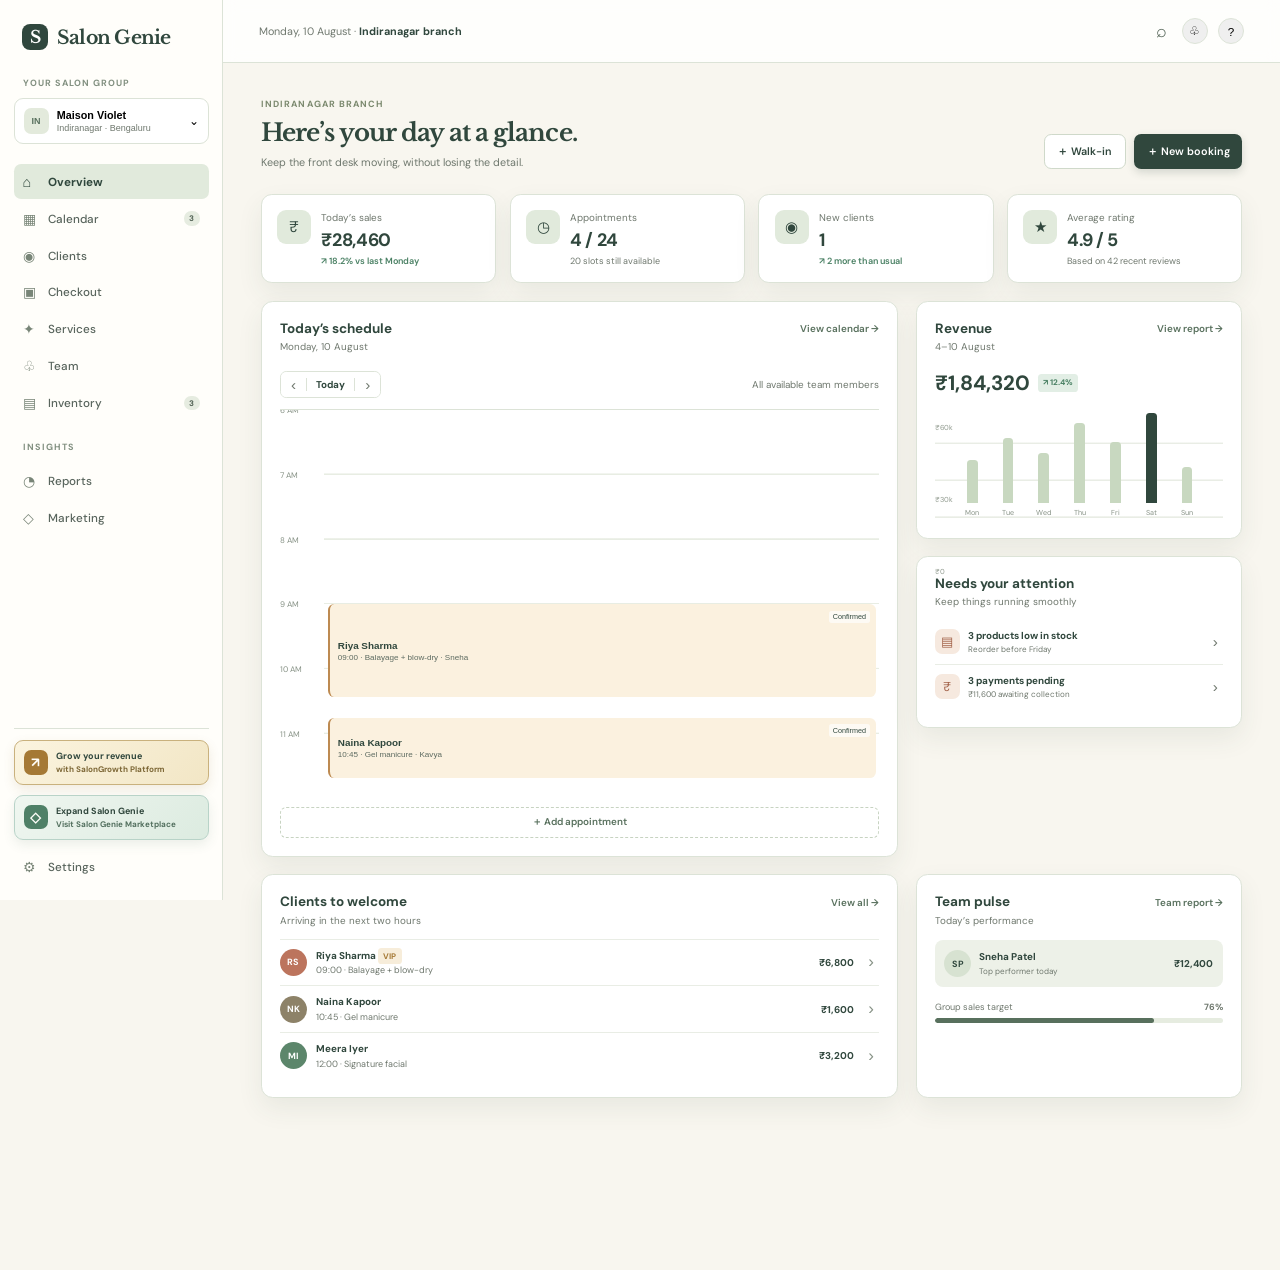
<file: index.html>
<!doctype html>
<html lang="en">
  <head>
    <meta charset="UTF-8" />
    <meta name="viewport" content="width=device-width, initial-scale=1.0" />
    <title>Salon Genie</title>
    <link rel="preconnect" href="https://fonts.googleapis.com" />
    <link rel="preconnect" href="https://fonts.gstatic.com" crossorigin />
    <link href="https://fonts.googleapis.com/css2?family=DM+Sans:wght@400;500;600;700&family=Libre+Baskerville:wght@400;700&display=swap" rel="stylesheet" />
    <link rel="stylesheet" href="styles.css" />
    <link rel="stylesheet" href="theme.css" />
  </head>
  <body>
    <div id="app"></div>
    <div id="modal-root"></div>
    <div id="toast" role="status"></div>
    <script src="app.js?v=client-database"></script>
    <script src="client-database.js?v=guest-onboarding"></script>
    <script src="client-excel.js?v=excel-export"></script>
    <script src="guest-onboarding.js?v=1"></script>
    <script src="service-setup.js?v=1"></script>
    <script src="central-service-menu.js?v=1"></script>
  </body>
</html>
</file>
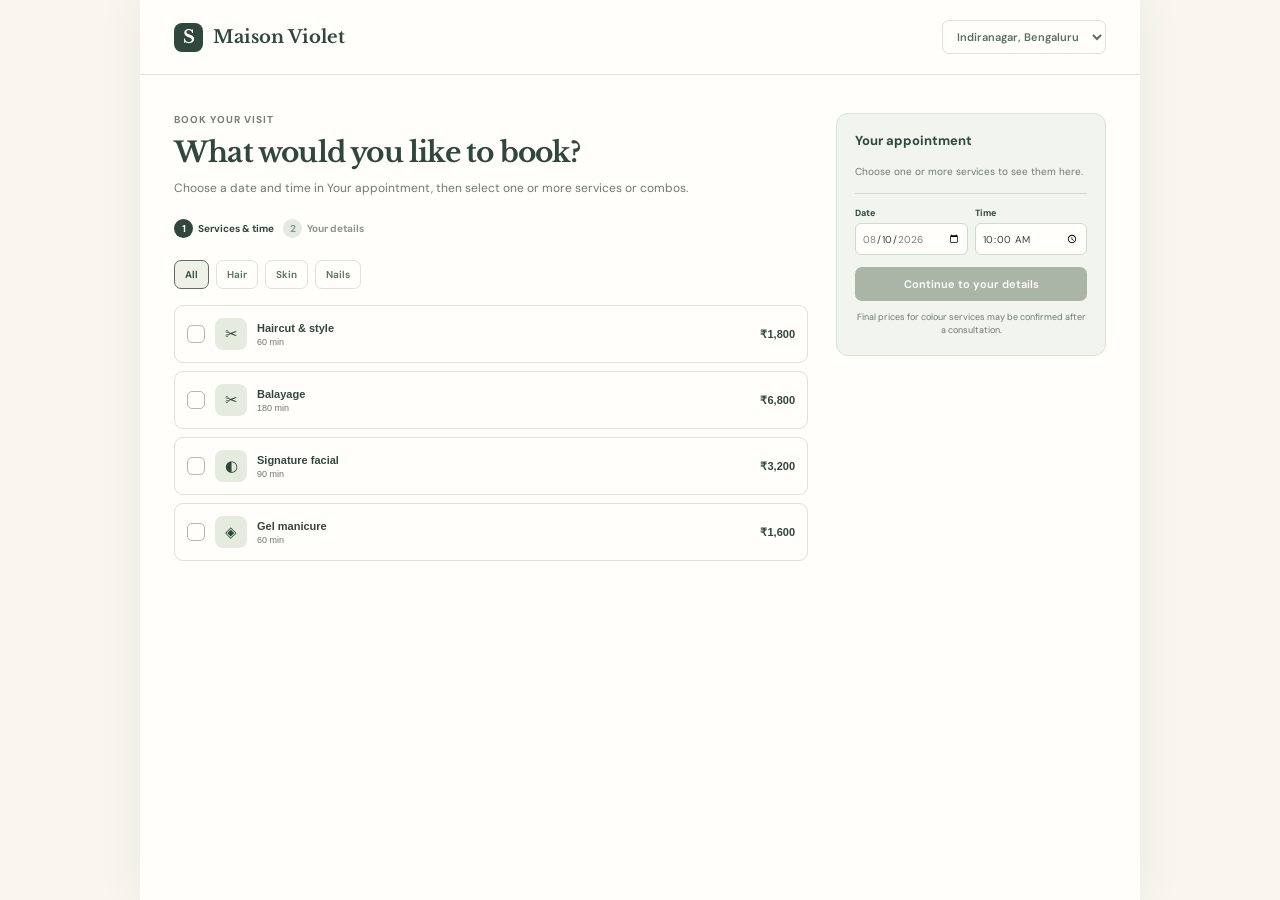
<file: booking.html>
<!doctype html>
<html lang="en">
  <head>
    <meta charset="UTF-8" />
    <meta name="viewport" content="width=device-width, initial-scale=1.0" />
    <title>Book an appointment | Salon Genie</title>
    <link rel="preconnect" href="https://fonts.googleapis.com" />
    <link rel="preconnect" href="https://fonts.gstatic.com" crossorigin />
    <link href="https://fonts.googleapis.com/css2?family=DM+Sans:wght@400;500;600;700&family=Libre+Baskerville:wght@400;700&display=swap" rel="stylesheet" />
    <style>
      :root{--ink:#30473d;--sage:#58705d;--soft:#eef1e8;--cream:#f8f6ef;--line:#dce3d7;--muted:#6f786e;--white:#fffefa;--good:#4a8064}*{box-sizing:border-box}body{margin:0;background:var(--cream);color:var(--ink);font:14px 'DM Sans',sans-serif}.booking-window{max-width:1000px;min-height:100vh;margin:auto;background:var(--white);box-shadow:0 0 42px rgba(48,71,61,.08)}.top{display:flex;align-items:center;justify-content:space-between;padding:20px 34px;border-bottom:1px solid var(--line)}.brand{display:flex;align-items:center;gap:10px;font:700 18px 'Libre Baskerville',serif}.brand-mark{display:grid;place-items:center;width:29px;height:29px;border-radius:8px;background:var(--ink);color:#fff}.branch{border:1px solid var(--line);border-radius:7px;padding:8px 10px;background:var(--white);color:var(--sage);font:600 11px 'DM Sans'}.main{display:grid;grid-template-columns:minmax(0,1fr) 270px;gap:28px;padding:38px 34px}.eyebrow{margin:0 0 9px;color:#71806e;font-size:10px;font-weight:700;letter-spacing:1px}h1{margin:0;font:700 28px 'Libre Baskerville',serif;letter-spacing:-.8px}.intro{margin:9px 0 22px;color:var(--muted);font-size:12px;line-height:1.5}.steps{display:flex;gap:9px;margin-bottom:22px}.step{display:flex;align-items:center;gap:5px;color:#89958a;font-size:10px;font-weight:700}.step i{display:grid;place-items:center;width:19px;height:19px;border-radius:50%;background:#e4eae1;font-style:normal}.step.active{color:var(--ink)}.step.active i{background:var(--ink);color:#fff}.categories{display:flex;flex-wrap:wrap;gap:7px;margin-bottom:16px}.categories button{border:1px solid var(--line);border-radius:7px;padding:7px 10px;background:var(--white);color:var(--sage);font:600 10px 'DM Sans';cursor:pointer}.categories button.active{border-color:var(--sage);background:var(--soft);color:var(--ink)}.service-list{display:grid;gap:8px}.service{display:flex;align-items:center;gap:10px;width:100%;border:1px solid var(--line);border-radius:9px;padding:12px;background:var(--white);color:var(--ink);text-align:left;cursor:pointer}.service.active{border-color:var(--sage);background:#f1f5ed;box-shadow:0 0 0 1px rgba(88,112,93,.1)}.check{display:grid;place-items:center;flex:none;width:18px;height:18px;border:1px solid #aebaaa;border-radius:5px;color:transparent;font-size:11px}.service.active .check{border-color:var(--sage);background:var(--sage);color:#fff}.icon{display:grid;place-items:center;flex:none;width:32px;height:32px;border-radius:8px;background:#e5ecdf;font-size:15px}.copy{flex:1}.copy strong,.copy small{display:block}.copy strong{font-size:11px}.copy small{margin-top:3px;color:var(--muted);font-size:9px}.price{font-size:11px;font-weight:700}.summary{align-self:start;padding:18px;border:1px solid #d8e3d2;border-radius:12px;background:#f1f5ed}.summary h2{margin:0 0 15px;font-size:13px}.summary-schedule{display:grid;grid-template-columns:1fr 1fr;gap:7px;margin-top:14px;padding-top:13px;border-top:1px solid #cfdacb}.summary-schedule label{color:var(--ink);font-size:9px;font-weight:700}.summary-schedule input{display:block;width:100%;height:32px;margin-top:4px;border:1px solid #cfdacb;border-radius:6px;padding:0 6px;background:var(--white);color:var(--ink);font:10px 'DM Sans'}.summary-action{margin-top:12px}.summary-action .button{width:100%}.empty{margin:0;color:var(--muted);font-size:10px;line-height:1.5}.chosen{display:flex;justify-content:space-between;gap:8px;padding:9px 0;border-top:1px solid #d7e2d1}.chosen strong,.chosen small{display:block}.chosen strong{font-size:11px}.chosen small{margin-top:3px;color:var(--muted);font-size:9px}.total{display:flex;justify-content:space-between;margin-top:13px;padding-top:13px;border-top:1px solid #cfdacb;font-size:12px;font-weight:700}.note{margin:10px 0 0;color:var(--muted);font-size:9px;line-height:1.45;text-align:center}.panel{padding:17px;border:1px solid var(--line);border-radius:11px;background:#fff}.panel h2{margin:0 0 6px;font-size:14px}.panel p{margin:0 0 16px;color:var(--muted);font-size:11px;line-height:1.45}.form-row{display:grid;grid-template-columns:1fr 1fr;gap:12px}.field{display:block;margin-bottom:13px;color:var(--ink);font-size:11px;font-weight:600}.field input{display:block;width:100%;height:39px;margin-top:6px;border:1px solid var(--line);border-radius:7px;padding:0 10px;background:#fff;color:var(--ink);font:12px 'DM Sans'}.field small{font-weight:400;color:var(--muted)}.actions{display:flex;justify-content:space-between;gap:8px;margin-top:20px}.button{border:0;border-radius:7px;padding:10px 13px;background:var(--ink);color:#fff;font:600 11px 'DM Sans';cursor:pointer}.button:disabled{background:#aab5a7;cursor:default}.button.secondary{border:1px solid var(--line);background:#fff;color:var(--ink)}.message{margin:0 0 12px;padding:9px 10px;border-radius:7px;background:#faeae5;color:#8e493f;font-size:10px}.success{text-align:center;padding:27px 13px}.success-mark{display:grid;place-items:center;width:48px;height:48px;margin:0 auto 14px;border-radius:50%;background:#e2eee5;color:var(--good);font-size:24px}.success h2{font:700 21px 'Libre Baskerville',serif}@media(max-width:700px){.top{align-items:flex-start;gap:10px;padding:17px}.main{grid-template-columns:1fr;padding:24px 17px}.summary{order:-1}h1{font-size:24px}.form-row,.summary-schedule{grid-template-columns:1fr}}
    </style>
  </head>
  <body>
    <main class="booking-window">
      <header class="top"><div class="brand"><span class="brand-mark">S</span><span id="salon-name">Salon Genie</span></div><select class="branch" id="branch-select" aria-label="Choose branch"></select></header>
      <section class="main"><div><p class="eyebrow">BOOK YOUR VISIT</p><h1 id="booking-title">What would you like to book?</h1><p class="intro" id="booking-intro">Choose one or more services or combos. You’ll select a time next.</p><div class="steps" id="steps"></div><div id="booking-stage"></div></div><aside class="summary"><h2>Your appointment</h2><div id="summary"><p class="empty">Choose one or more services to see them here.</p></div><div class="summary-schedule"><label>Date<input id="summary-booking-date" type="date" min="2026-08-10" max="2026-08-16"></label><label>Time<input id="summary-booking-time" type="time" min="06:00" max="23:30" step="900"></label></div><div class="summary-action" id="summary-action"></div><p class="note">Final prices for colour services may be confirmed after a consultation.</p></aside></section>
    </main>
    <script>
      const fallback={organisation:{name:'Maison Violet'},activeBranch:'ind',branches:[{id:'ind',name:'Indiranagar, Bengaluru'}],staff:[{id:1,branch:'ind'}],clients:[],services:[{id:1,name:'Haircut & style',category:'Hair',duration:60,price:1800,onlineBookable:true},{id:2,name:'Balayage',category:'Hair',duration:180,price:6800,onlineBookable:true},{id:3,name:'Signature facial',category:'Skin',duration:90,price:3200,onlineBookable:true},{id:4,name:'Gel manicure',category:'Nails',duration:60,price:1600,onlineBookable:true}],combos:[],appointments:[]};
      let catalogue;try{catalogue=JSON.parse(localStorage.getItem('salon-genie-data'))||fallback}catch{catalogue=fallback}catalogue.clients??=[];catalogue.appointments??=[];catalogue.combos??=[];const money=value=>'₹'+Number(value).toLocaleString('en-IN');const idFor=key=>Math.max(0,...catalogue[key].map(item=>Number(item.id)||0))+1;const branchSelect=document.getElementById('branch-select');const stageRoot=document.getElementById('booking-stage');const summary=document.getElementById('summary');const steps=document.getElementById('steps');const title=document.getElementById('booking-title');const intro=document.getElementById('booking-intro');const summaryDate=document.getElementById('summary-booking-date');const summaryTime=document.getElementById('summary-booking-time');let branchId=catalogue.activeBranch||catalogue.branches[0].id;let stage=1;let category='All';let selected=new Set();let bookingDate='2026-08-10';let bookingTime='10:00';
      document.getElementById('salon-name').textContent=catalogue.organisation?.name||'Salon Genie';branchSelect.innerHTML=catalogue.branches.map(branch=>`<option value="${branch.id}" ${branch.id===branchId?'selected':''}>${branch.name}</option>`).join('');branchSelect.onchange=event=>{branchId=event.target.value;selected.clear();render()};summaryDate.value=bookingDate;summaryTime.value=bookingTime;summaryDate.onchange=event=>{bookingDate=event.target.value};summaryTime.onchange=event=>{bookingTime=event.target.value};
      const onlineEntries=()=>{const services=catalogue.services.filter(item=>item.onlineBookable!==false&&(!item.availableBranches||item.availableBranches.includes(branchId))).map(item=>({...item,type:'service'}));const combos=catalogue.combos.filter(item=>item.onlineBookable!==false&&(!item.availableBranches||item.availableBranches.includes(branchId))).map(item=>({...item,category:'Combos',type:'combo'}));return [...services,...combos]};
      const selectedEntries=()=>onlineEntries().filter(item=>selected.has(`${item.type}-${item.id}`));const total=()=>selectedEntries().reduce((sum,item)=>sum+Number(item.price),0);const duration=()=>selectedEntries().reduce((sum,item)=>sum+Number(item.duration),0);
      function renderSummary(){const entries=selectedEntries();summary.innerHTML=entries.length?`${entries.map(item=>`<div class="chosen"><span><strong>${item.name}</strong><small>${item.duration} min</small></span><b>${money(item.price)}</b></div>`).join('')}<div class="total"><span>${entries.length} selected · ${duration()} min</span><span>${money(total())}</span></div>`:'<p class="empty">Choose one or more services to see them here.</p>'}
      function renderSteps(){steps.innerHTML=['Services & time','Your details'].map((label,index)=>`<span class="step ${stage===index+1?'active':''}"><i>${index+1}</i>${label}</span>`).join('')}
      function serviceStage(){const entries=onlineEntries();const categories=['All',...new Set(entries.map(item=>item.category))];stageRoot.innerHTML=`<div class="categories">${categories.map(item=>`<button type="button" class="${category===item?'active':''}" data-category="${item}">${item}</button>`).join('')}</div><div class="service-list">${entries.filter(item=>category==='All'||item.category===category).map(item=>`<button type="button" class="service ${selected.has(`${item.type}-${item.id}`)?'active':''}" data-entry="${item.type}-${item.id}"><span class="check">✓</span><span class="icon">${item.type==='combo'?'✦':item.category==='Hair'?'✂':item.category==='Skin'?'◐':'◈'}</span><span class="copy"><strong>${item.name}</strong><small>${item.type==='combo'?'Package · ':''}${item.duration} min</small></span><span class="price">${money(item.price)}</span></button>`).join('')||'<p class="empty">No services are currently available online for this branch.</p>'}</div>`;const summaryAction=document.getElementById('summary-action');summaryAction.innerHTML=`<button class="button" id="next-stage" ${selected.size?'':'disabled'}>Continue to your details</button>`;stageRoot.querySelectorAll('[data-category]').forEach(button=>button.onclick=()=>{category=button.dataset.category;render()});stageRoot.querySelectorAll('[data-entry]').forEach(button=>button.onclick=()=>{const key=button.dataset.entry;selected.has(key)?selected.delete(key):selected.add(key);render()});document.getElementById('next-stage')?.addEventListener('click',()=>{bookingDate=summaryDate.value;bookingTime=summaryTime.value;if(!bookingDate||!bookingTime)return;stage=2;render()})}
      function timeStage(){stageRoot.innerHTML=`<section class="panel"><h2>Choose date & time</h2><p>Your services take about ${duration()} minutes. You can also change these details in Your appointment.</p><div class="form-row"><label class="field">Date<input id="booking-date" type="date" value="${bookingDate}" min="2026-08-10" max="2026-08-16" required></label><label class="field">Preferred start time<input id="booking-time" type="time" value="${bookingTime}" min="06:00" max="23:30" step="900" required></label></div><div class="actions"><button class="button secondary" id="back-stage">Back</button><button class="button" id="next-stage">Continue to your details</button></div></section>`;document.getElementById('back-stage').onclick=()=>{stage=1;render()};document.getElementById('next-stage').onclick=()=>{bookingDate=document.getElementById('booking-date').value;bookingTime=document.getElementById('booking-time').value;summaryDate.value=bookingDate;summaryTime.value=bookingTime;if(!bookingDate||!bookingTime)return;stage=3;render()}}
      function detailStage(){stageRoot.innerHTML=`<form class="panel" id="guest-form"><h2>Your details</h2><p>We’ll use these details to create your guest profile and confirm your booking.</p><div class="form-row"><label class="field">Full name<input name="name" required autocomplete="name" placeholder="Your full name"></label><label class="field">Phone number<input name="phone" required inputmode="tel" autocomplete="tel" placeholder="Your phone number"></label></div><label class="field">User ID<input name="userId" required autocomplete="username" placeholder="e.g. your Instagram ID"></label><div class="actions"><button class="button secondary" type="button" id="back-stage">Back</button><button class="button" type="submit">Confirm booking</button></div></form>`;document.getElementById('back-stage').onclick=()=>{stage=1;render()};document.getElementById('guest-form').onsubmit=event=>{event.preventDefault();saveBooking(new FormData(event.target))}}
      function toMinutes(time){const[hours,minutes]=time.split(':').map(Number);return hours*60+minutes}function formatTime(minutes){return `${String(Math.floor(minutes/60)%24).padStart(2,'0')}:${String(minutes%60).padStart(2,'0')}`}
      function saveBooking(form){const name=form.get('name').trim();const phone=form.get('phone').trim();const userId=form.get('userId').trim();let client=catalogue.clients.find(item=>item.phone.replace(/\D/g,'')===phone.replace(/\D/g,''));if(client){client.name=name;client.userId=userId||client.userId}else{client={id:idFor('clients'),name,phone,userId,instaId:userId.replace(/^@/,''),visits:0,spent:0,note:'',branch:branchId};catalogue.clients.push(client)}const branchStaff=catalogue.staff.find(item=>item.branch===branchId)||catalogue.staff[0];if(!branchStaff){stageRoot.innerHTML='<p class="message">This branch needs a team member before it can accept online bookings.</p>';return}let start=toMinutes(bookingTime);const servicesToBook=[];selectedEntries().forEach(entry=>{if(entry.type==='combo'){(entry.serviceIds||[]).forEach(id=>{const item=catalogue.services.find(service=>service.id===Number(id));if(item)servicesToBook.push(item)})}else servicesToBook.push(entry)});servicesToBook.forEach(item=>{catalogue.appointments.push({id:idFor('appointments'),clientId:client.id,serviceId:item.id,staffId:branchStaff.id,time:formatTime(start),duration:item.duration,date:bookingDate,branch:branchId,status:'confirmed',paid:false});start+=Number(item.duration)});localStorage.setItem('salon-genie-data',JSON.stringify(catalogue));title.textContent='Thank you for your booking';intro.textContent='The salon team has received your appointment request.';stageRoot.innerHTML=`<section class="panel success"><span class="success-mark">✓</span><h2>Thank you, ${name}</h2><p>Your booking for ${bookingDate} at ${bookingTime} has been received. The salon will contact you if any details need confirmation.</p></section>`;steps.innerHTML='';renderSummary()}
      function render(){renderSteps();renderSummary();document.getElementById('summary-action').innerHTML='';title.textContent=stage===1?'What would you like to book?':'Almost there';intro.textContent=stage===1?'Choose a date and time in Your appointment, then select one or more services or combos.':'Enter your details to confirm this booking.';if(stage===1)serviceStage();else detailStage()}render();
    </script>
  </body>
</html>
</file>
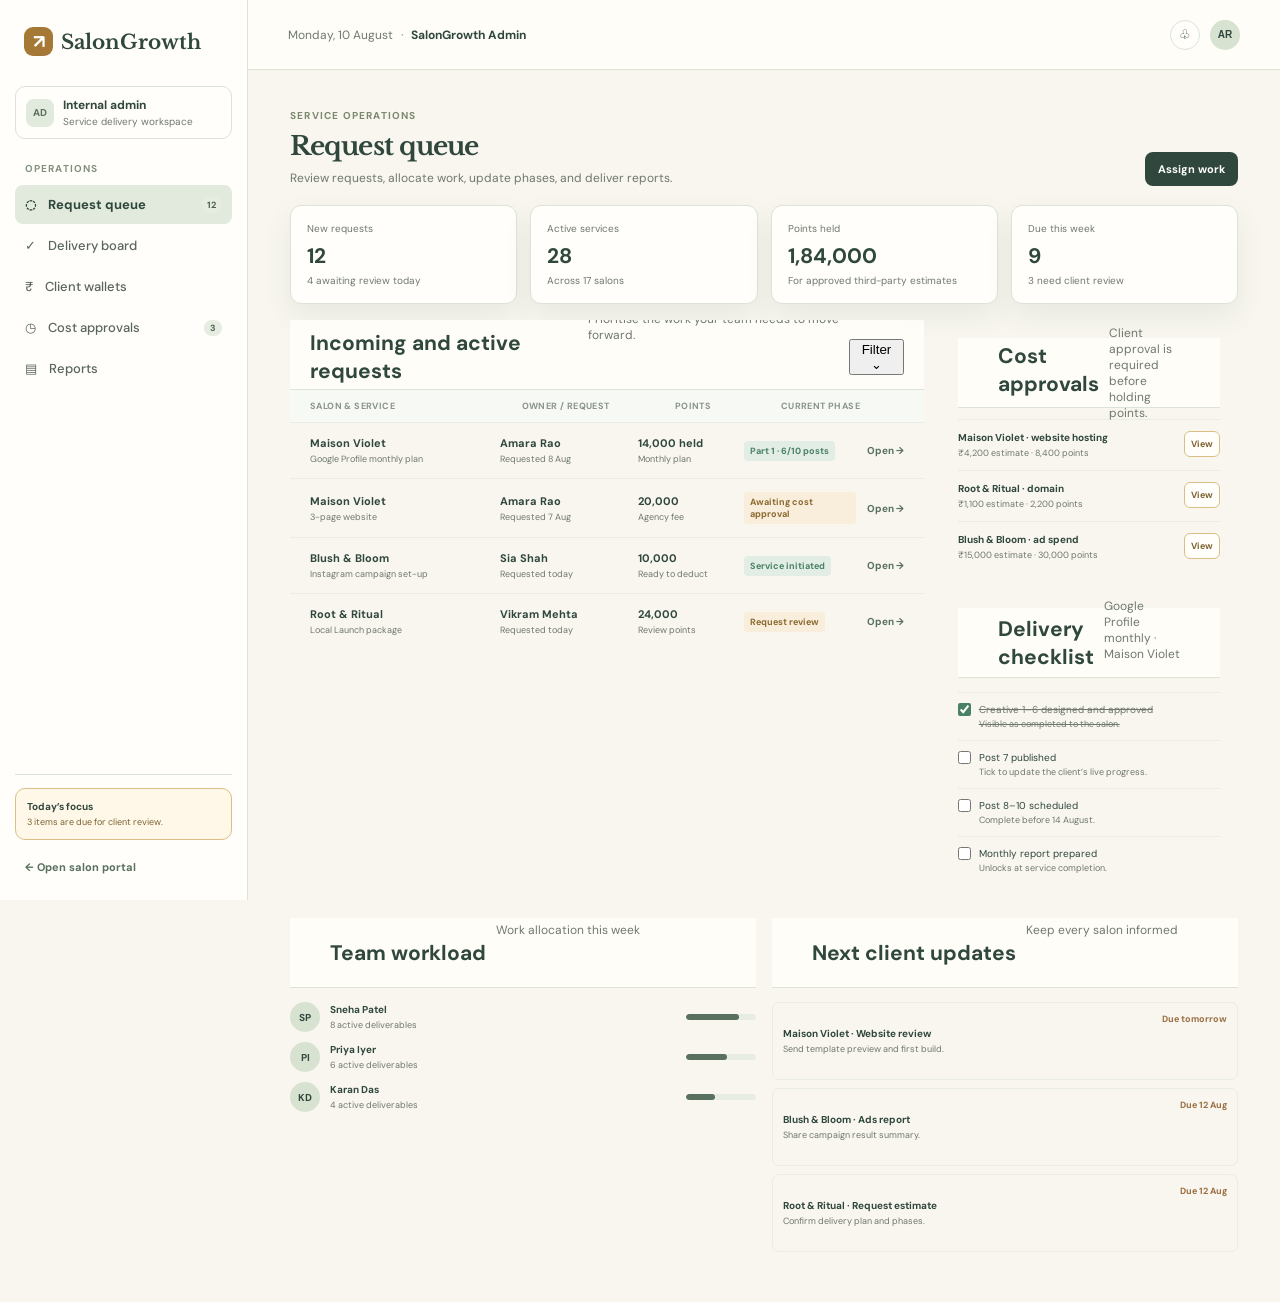
<file: growth-admin.html>
<!doctype html>
<html lang="en">
<head>
  <meta charset="utf-8"><meta name="viewport" content="width=device-width, initial-scale=1">
  <title>SalonGrowth Admin</title>
  <link rel="preconnect" href="https://fonts.googleapis.com"><link rel="preconnect" href="https://fonts.gstatic.com" crossorigin>
  <link href="https://fonts.googleapis.com/css2?family=DM+Sans:wght@400;500;600;700&family=Libre+Baskerville:wght@400;700&display=swap" rel="stylesheet">
  <link rel="stylesheet" href="growth-services.css">
  <style>.admin-label{margin:0 10px 10px;color:#829080;font-size:10px;font-weight:700;letter-spacing:1.1px}.admin-callout{padding:11px;margin:0 0 11px;border:1px solid #d9bf85;border-radius:10px;background:#fff8e9}.admin-callout b,.admin-callout small{display:block}.admin-callout b{font-size:10px}.admin-callout small{margin-top:3px;color:#7b6331;font-size:9px}.admin-stats{display:grid;grid-template-columns:repeat(4,1fr);gap:13px;margin-bottom:16px}.admin-stats article{padding:16px;border:1px solid var(--line);border-radius:11px;background:var(--paper);box-shadow:var(--shadow)}.admin-stats span,.admin-stats small{display:block;color:var(--muted);font-size:10px}.admin-stats strong{display:block;margin:7px 0 4px;font-size:21px}.admin-grid{display:grid;grid-template-columns:minmax(0,1.7fr) minmax(270px,.8fr);gap:16px}.admin-table{padding:0;overflow:hidden}.admin-table>header{padding:19px 20px 15px}.admin-head,.admin-row{display:grid;grid-template-columns:minmax(150px,1.2fr) minmax(110px,.85fr) 95px 112px auto;align-items:center;gap:11px}.admin-head{padding:10px 20px;background:#f7f9f4;color:#89948a;font-size:9px;font-weight:700;letter-spacing:.4px;text-transform:uppercase}.admin-row{padding:13px 20px;border-top:1px solid #e9ede5}.admin-row strong,.admin-row small{display:block}.admin-row strong{font-size:11px}.admin-row small{margin-top:3px;color:var(--muted);font-size:9px}.admin-row .status{display:inline-block}.admin-row>button{padding:0;border:0;background:transparent;color:var(--ink2);font:700 10px 'DM Sans';text-align:left;cursor:pointer}.admin-panel{padding:18px}.approval-list{margin-top:11px}.approval-list>div{display:flex;align-items:flex-start;gap:8px;padding:11px 0;border-top:1px solid #e9ede5}.approval-list p{flex:1;margin:0}.approval-list b,.approval-list small{display:block}.approval-list b{font-size:10px}.approval-list small{margin-top:3px;color:var(--muted);font-size:9px;line-height:1.35}.approval-list button{border:1px solid #d9bf85;border-radius:6px;padding:6px;background:#fffefa;color:#7b6331;font:700 9px 'DM Sans';cursor:pointer}.checklist{margin-top:14px}.checklist label{display:flex;align-items:flex-start;gap:8px;padding:10px 0;border-top:1px solid #e9ede5;color:var(--ink);font-size:10px;cursor:pointer}.checklist input{margin:0;accent-color:var(--green)}.checklist label span{flex:1}.checklist label small{display:block;margin-top:2px;color:var(--muted);font-size:9px}.checklist label input:checked+span{color:var(--muted);text-decoration:line-through}.admin-lower{display:grid;grid-template-columns:1fr 1fr;gap:16px;margin-top:16px}.staff-workload{display:grid;gap:10px;margin-top:14px}.staff-workload>div{display:grid;grid-template-columns:32px 1fr 70px;align-items:center;gap:8px}.staff-workload .avatar{width:30px;height:30px}.staff-workload b,.staff-workload small{display:block}.staff-workload b{font-size:10px}.staff-workload small{margin-top:3px;color:var(--muted);font-size:9px}.workload{overflow:hidden;height:6px;border-radius:4px;background:#e8ede4}.workload i{display:block;height:100%;border-radius:inherit;background:var(--ink2)}.due-list{display:grid;gap:8px;margin-top:14px}.due-list>div{display:flex;justify-content:space-between;gap:12px;padding:10px;border:1px solid #e9ede5;border-radius:7px}.due-list b,.due-list small{display:block}.due-list b{font-size:10px}.due-list small{margin-top:3px;color:var(--muted);font-size:9px}.due-list span{color:#9a6e40;font-size:9px;font-weight:700;white-space:nowrap}@media(max-width:1050px){.admin-stats{grid-template-columns:repeat(2,1fr)}.admin-grid,.admin-lower{grid-template-columns:1fr}}@media(max-width:760px){.admin-stats{grid-template-columns:1fr 1fr}.admin-table{overflow:auto}.admin-table>div{min-width:650px}.admin-head,.admin-row{grid-template-columns:165px 120px 95px 112px auto}}</style>
</head>
<body>
  <div class="shell"><aside class="sidebar"><a class="logo" href="growth-admin.html"><span>↗</span>SalonGrowth</a><div class="salon"><span>AD</span><p><b>Internal admin</b><small>Service delivery workspace</small></p></div><p class="admin-label">OPERATIONS</p><nav><a class="nav active" href="#queue">◌ <span>Request queue <b>12</b></span></a><a class="nav" href="#delivery">✓ <span>Delivery board</span></a><a class="nav" href="#wallets">₹ <span>Client wallets</span></a><a class="nav" href="#approvals">◷ <span>Cost approvals <b>3</b></span></a><a class="nav" href="#reports">▤ <span>Reports</span></a></nav><div class="sidebar-bottom"><div class="admin-callout"><b>Today’s focus</b><small>3 items are due for client review.</small></div><a class="back" href="growth-services.html">← Open salon portal</a></div></aside><main><header><button class="mobile" id="mobile-menu">☰</button><p>Monday, 10 August <span>·</span> <b>SalonGrowth Admin</b></p><div><button class="help">♧</button><button class="avatar">AR</button></div></header><section class="page"><div class="head"><div><p class="eyebrow">SERVICE OPERATIONS</p><h1>Request queue</h1><p>Review requests, allocate work, update phases, and deliver reports.</p></div><button class="button">Assign work</button></div><section class="admin-stats"><article><span>New requests</span><strong>12</strong><small>4 awaiting review today</small></article><article><span>Active services</span><strong>28</strong><small>Across 17 salons</small></article><article><span>Points held</span><strong>1,84,000</strong><small>For approved third-party estimates</small></article><article><span>Due this week</span><strong>9</strong><small>3 need client review</small></article></section><section class="admin-grid" id="queue"><article class="panel admin-table"><header><div><h2>Incoming and active requests</h2><p>Prioritise the work your team needs to move forward.</p></div><button>Filter ⌄</button></header><div><div class="admin-head"><span>Salon & service</span><span>Owner / request</span><span>Points</span><span>Current phase</span><span></span></div><article class="admin-row"><span><strong>Maison Violet</strong><small>Google Profile monthly plan</small></span><span><strong>Amara Rao</strong><small>Requested 8 Aug</small></span><span><strong>14,000 held</strong><small>Monthly plan</small></span><span><b class="status in-progress">Part 1 · 6/10 posts</b></span><button>Open →</button></article><article class="admin-row"><span><strong>Maison Violet</strong><small>3-page website</small></span><span><strong>Amara Rao</strong><small>Requested 7 Aug</small></span><span><strong>20,000</strong><small>Agency fee</small></span><span><b class="status approval">Awaiting cost approval</b></span><button>Open →</button></article><article class="admin-row"><span><strong>Blush & Bloom</strong><small>Instagram campaign set-up</small></span><span><strong>Sia Shah</strong><small>Requested today</small></span><span><strong>10,000</strong><small>Ready to deduct</small></span><span><b class="status in-progress">Service initiated</b></span><button>Open →</button></article><article class="admin-row"><span><strong>Root & Ritual</strong><small>Local Launch package</small></span><span><strong>Vikram Mehta</strong><small>Requested today</small></span><span><strong>24,000</strong><small>Review points</small></span><span><b class="status approval">Request review</b></span><button>Open →</button></article></div></article><aside class="side-stack" id="approvals"><article class="panel admin-panel"><header><div><h2>Cost approvals</h2><p>Client approval is required before holding points.</p></div></header><div class="approval-list"><div><p><b>Maison Violet · website hosting</b><small>₹4,200 estimate · 8,400 points</small></p><button>View</button></div><div><p><b>Root & Ritual · domain</b><small>₹1,100 estimate · 2,200 points</small></p><button>View</button></div><div><p><b>Blush & Bloom · ad spend</b><small>₹15,000 estimate · 30,000 points</small></p><button>View</button></div></div></article><article class="panel admin-panel" id="delivery"><header><div><h2>Delivery checklist</h2><p>Google Profile monthly · Maison Violet</p></div></header><div class="checklist"><label><input type="checkbox" checked><span>Creative 1–6 designed and approved<small>Visible as completed to the salon.</small></span></label><label><input type="checkbox"><span>Post 7 published<small>Tick to update the client’s live progress.</small></span></label><label><input type="checkbox"><span>Post 8–10 scheduled<small>Complete before 14 August.</small></span></label><label><input type="checkbox"><span>Monthly report prepared<small>Unlocks at service completion.</small></span></label></div></article></aside></section><section class="admin-lower"><article class="panel" id="wallets"><header><div><h2>Team workload</h2><p>Work allocation this week</p></div></header><div class="staff-workload"><div><span class="avatar">SP</span><span><b>Sneha Patel</b><small>8 active deliverables</small></span><span class="workload"><i style="width:76%"></i></span></div><div><span class="avatar">PI</span><span><b>Priya Iyer</b><small>6 active deliverables</small></span><span class="workload"><i style="width:58%"></i></span></div><div><span class="avatar">KD</span><span><b>Karan Das</b><small>4 active deliverables</small></span><span class="workload"><i style="width:42%"></i></span></div></div></article><article class="panel" id="reports"><header><div><h2>Next client updates</h2><p>Keep every salon informed</p></div></header><div class="due-list"><div><p><b>Maison Violet · Website review</b><small>Send template preview and first build.</small></p><span>Due tomorrow</span></div><div><p><b>Blush & Bloom · Ads report</b><small>Share campaign result summary.</small></p><span>Due 12 Aug</span></div><div><p><b>Root & Ritual · Request estimate</b><small>Confirm delivery plan and phases.</small></p><span>Due 12 Aug</span></div></div></article></section></section></main></div><script>document.getElementById('mobile-menu').onclick=()=>document.querySelector('.sidebar').classList.toggle('open');</script>
</body>
</html>
</file>
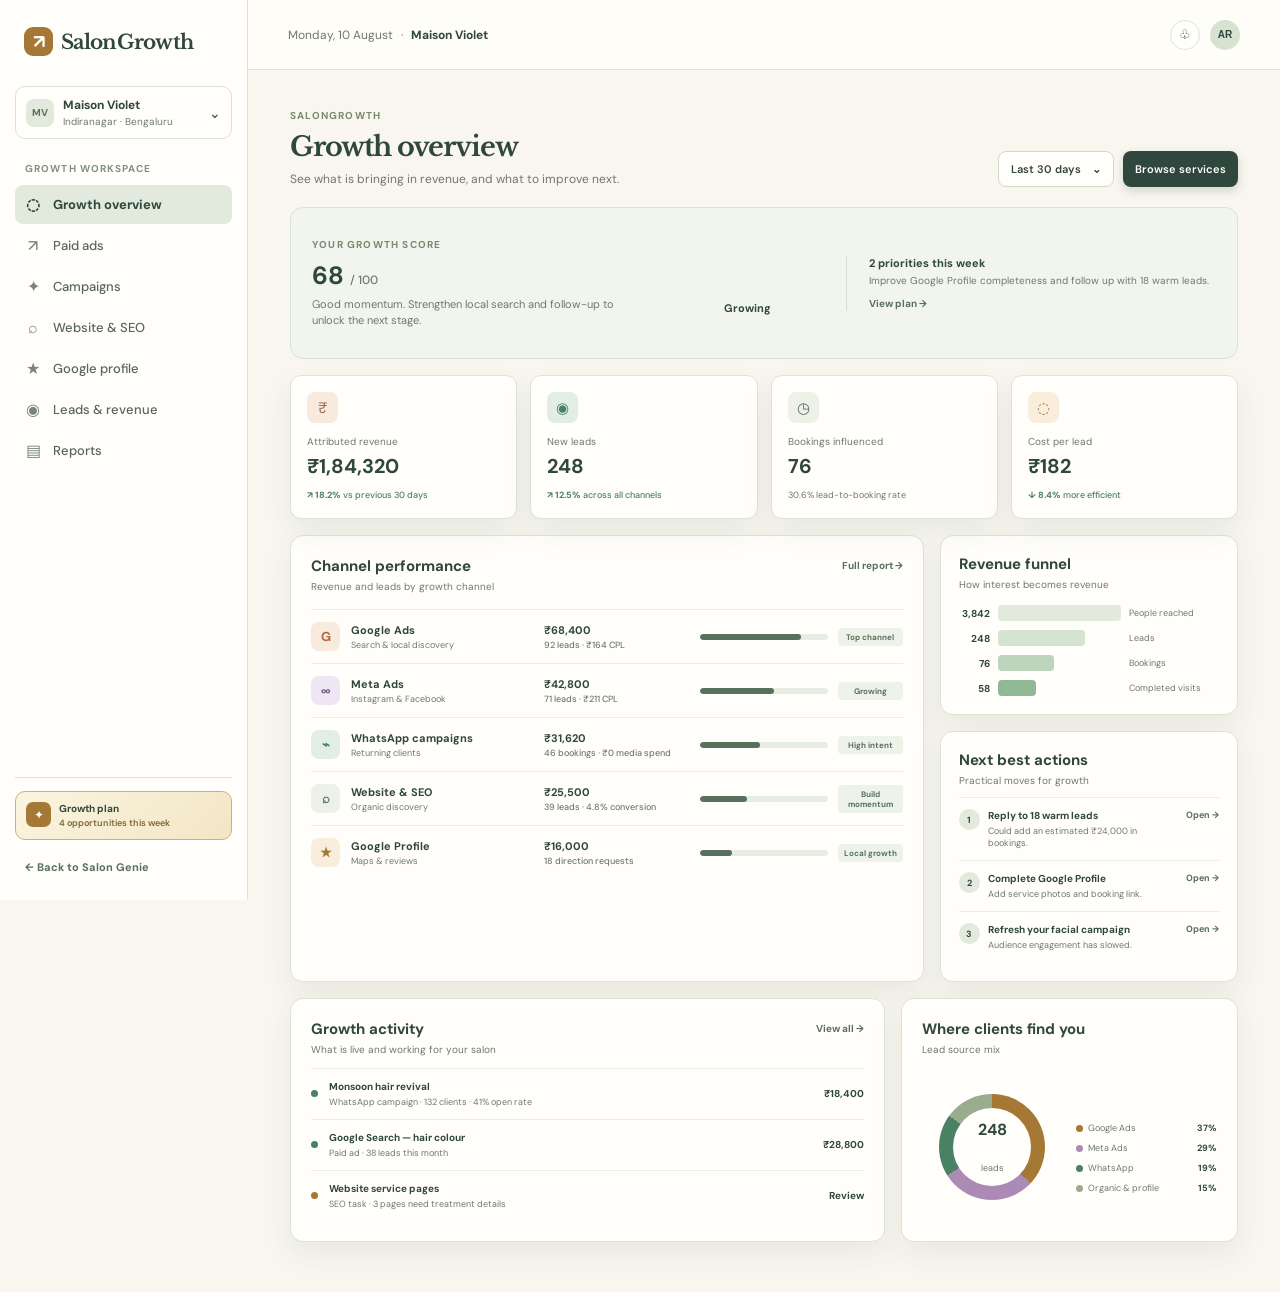
<file: growth-platform.html>
<!doctype html>
<html lang="en">
<head>
  <meta charset="utf-8">
  <meta name="viewport" content="width=device-width, initial-scale=1">
  <title>SalonGrowth — Maison Violet</title>
  <link rel="preconnect" href="https://fonts.googleapis.com">
  <link rel="preconnect" href="https://fonts.gstatic.com" crossorigin>
  <link href="https://fonts.googleapis.com/css2?family=DM+Sans:wght@400;500;600;700&family=Libre+Baskerville:wght@400;700&display=swap" rel="stylesheet">
  <link rel="stylesheet" href="growth-platform.css">
</head>
<body>
  <div class="growth-shell">
    <aside class="growth-sidebar">
      <a class="growth-logo" href="growth-platform.html"><span>↗</span><b>SalonGrowth</b></a>
      <div class="salon-switch"><span class="salon-mark">MV</span><span><b>Maison Violet</b><small>Indiranagar · Bengaluru</small></span><i>⌄</i></div>
      <p class="nav-label">GROWTH WORKSPACE</p>
      <nav>
        <button class="active" data-growth-section="overview"><i>◌</i>Growth overview</button>
        <button data-growth-section="ads"><i>↗</i>Paid ads</button>
        <button data-growth-section="campaigns"><i>✦</i>Campaigns</button>
        <button data-growth-section="seo"><i>⌕</i>Website & SEO</button>
        <button data-growth-section="profile"><i>★</i>Google profile</button>
        <button data-growth-section="leads"><i>◉</i>Leads & revenue</button>
        <button data-growth-section="reports"><i>▤</i>Reports</button>
      </nav>
      <div class="growth-sidebar-bottom">
        <div class="growth-plan"><span>✦</span><p><b>Growth plan</b><small>4 opportunities this week</small></p></div>
        <a class="back-link" href="index.html">← Back to Salon Genie</a>
      </div>
    </aside>

    <main>
      <header class="growth-topbar"><button class="mobile-menu" id="growth-mobile-menu">☰</button><p>Monday, 10 August <span>·</span> <b>Maison Violet</b></p><div><button class="round-button" aria-label="Notifications">♧</button><button class="avatar">AR</button></div></header>
      <section class="growth-page">
        <div class="growth-page-head">
          <div><p class="eyebrow" id="section-label">SALONGROWTH</p><h1 id="section-title">Growth overview</h1><p id="section-description">See what is bringing in revenue, and what to improve next.</p></div>
          <div class="page-actions"><button class="date-range">Last 30 days <span>⌄</span></button><a class="primary-button" href="growth-services.html" style="display:inline-flex;align-items:center;text-decoration:none">Browse services</a></div>
        </div>

        <section class="growth-score">
          <div><p class="eyebrow">YOUR GROWTH SCORE</p><h2>68 <span>/ 100</span></h2><p>Good momentum. Strengthen local search and follow-up to unlock the next stage.</p></div>
          <div class="score-meter" aria-label="Growth score 68 out of 100"><span style="--score:68"></span><b>Growing</b></div>
          <div class="score-actions"><b>2 priorities this week</b><small>Improve Google Profile completeness and follow up with 18 warm leads.</small><button>View plan →</button></div>
        </section>

        <section class="metric-grid">
          <article><span class="metric-icon money">₹</span><p>Attributed revenue</p><strong>₹1,84,320</strong><small class="positive">↗ 18.2% <em>vs previous 30 days</em></small></article>
          <article><span class="metric-icon leads">◉</span><p>New leads</p><strong>248</strong><small class="positive">↗ 12.5% <em>across all channels</em></small></article>
          <article><span class="metric-icon booking">◷</span><p>Bookings influenced</p><strong>76</strong><small>30.6% lead-to-booking rate</small></article>
          <article><span class="metric-icon cost">◌</span><p>Cost per lead</p><strong>₹182</strong><small class="positive">↓ 8.4% <em>more efficient</em></small></article>
        </section>

        <section class="dashboard-grid">
          <article class="panel channel-panel"><header><div><h2>Channel performance</h2><p>Revenue and leads by growth channel</p></div><button>Full report →</button></header><div class="channel-list">
            <div class="channel-row"><span class="channel-icon google">G</span><span><b>Google Ads</b><small>Search & local discovery</small></span><strong>₹68,400<small>92 leads · ₹164 CPL</small></strong><i><b style="width:79%"></b></i><em>Top channel</em></div>
            <div class="channel-row"><span class="channel-icon meta">∞</span><span><b>Meta Ads</b><small>Instagram & Facebook</small></span><strong>₹42,800<small>71 leads · ₹211 CPL</small></strong><i><b style="width:58%"></b></i><em>Growing</em></div>
            <div class="channel-row"><span class="channel-icon whatsapp">⌁</span><span><b>WhatsApp campaigns</b><small>Returning clients</small></span><strong>₹31,620<small>46 bookings · ₹0 media spend</small></strong><i><b style="width:47%"></b></i><em>High intent</em></div>
            <div class="channel-row"><span class="channel-icon seo">⌕</span><span><b>Website & SEO</b><small>Organic discovery</small></span><strong>₹25,500<small>39 leads · 4.8% conversion</small></strong><i><b style="width:37%"></b></i><em>Build momentum</em></div>
            <div class="channel-row"><span class="channel-icon profile">★</span><span><b>Google Profile</b><small>Maps & reviews</small></span><strong>₹16,000<small>18 direction requests</small></strong><i><b style="width:25%"></b></i><em>Local growth</em></div>
          </div></article>

          <aside class="side-stack">
            <article class="panel funnel-panel"><header><div><h2>Revenue funnel</h2><p>How interest becomes revenue</p></div></header><div class="funnel"><div><span>3,842</span><i style="width:100%"></i><small>People reached</small></div><div><span>248</span><i style="width:71%"></i><small>Leads</small></div><div><span>76</span><i style="width:46%"></i><small>Bookings</small></div><div><span>58</span><i style="width:31%"></i><small>Completed visits</small></div></div></article>
            <article class="panel opportunity-panel"><header><div><h2>Next best actions</h2><p>Practical moves for growth</p></div></header><div class="opportunity"><span>1</span><p><b>Reply to 18 warm leads</b><small>Could add an estimated ₹24,000 in bookings.</small></p><button>Open →</button></div><div class="opportunity"><span>2</span><p><b>Complete Google Profile</b><small>Add service photos and booking link.</small></p><button>Open →</button></div><div class="opportunity"><span>3</span><p><b>Refresh your facial campaign</b><small>Audience engagement has slowed.</small></p><button>Open →</button></div></article>
          </aside>
        </section>

        <section class="lower-grid">
          <article class="panel activity-panel"><header><div><h2>Growth activity</h2><p>What is live and working for your salon</p></div><button>View all →</button></header><div class="activity-list"><div><span class="activity-dot live"></span><p><b>Monsoon hair revival</b><small>WhatsApp campaign · 132 clients · 41% open rate</small></p><strong>₹18,400</strong></div><div><span class="activity-dot live"></span><p><b>Google Search — hair colour</b><small>Paid ad · 38 leads this month</small></p><strong>₹28,800</strong></div><div><span class="activity-dot review"></span><p><b>Website service pages</b><small>SEO task · 3 pages need treatment details</small></p><strong>Review</strong></div></div></article>
          <article class="panel source-panel"><header><div><h2>Where clients find you</h2><p>Lead source mix</p></div></header><div class="source-ring"><div><b>248</b><small>leads</small></div></div><ul><li><i class="dot google"></i>Google Ads <b>37%</b></li><li><i class="dot meta"></i>Meta Ads <b>29%</b></li><li><i class="dot whatsapp"></i>WhatsApp <b>19%</b></li><li><i class="dot seo"></i>Organic & profile <b>15%</b></li></ul></article>
        </section>
      </section>
    </main>
  </div>
  <script src="growth-platform.js"></script>
</body>
</html>
</file>
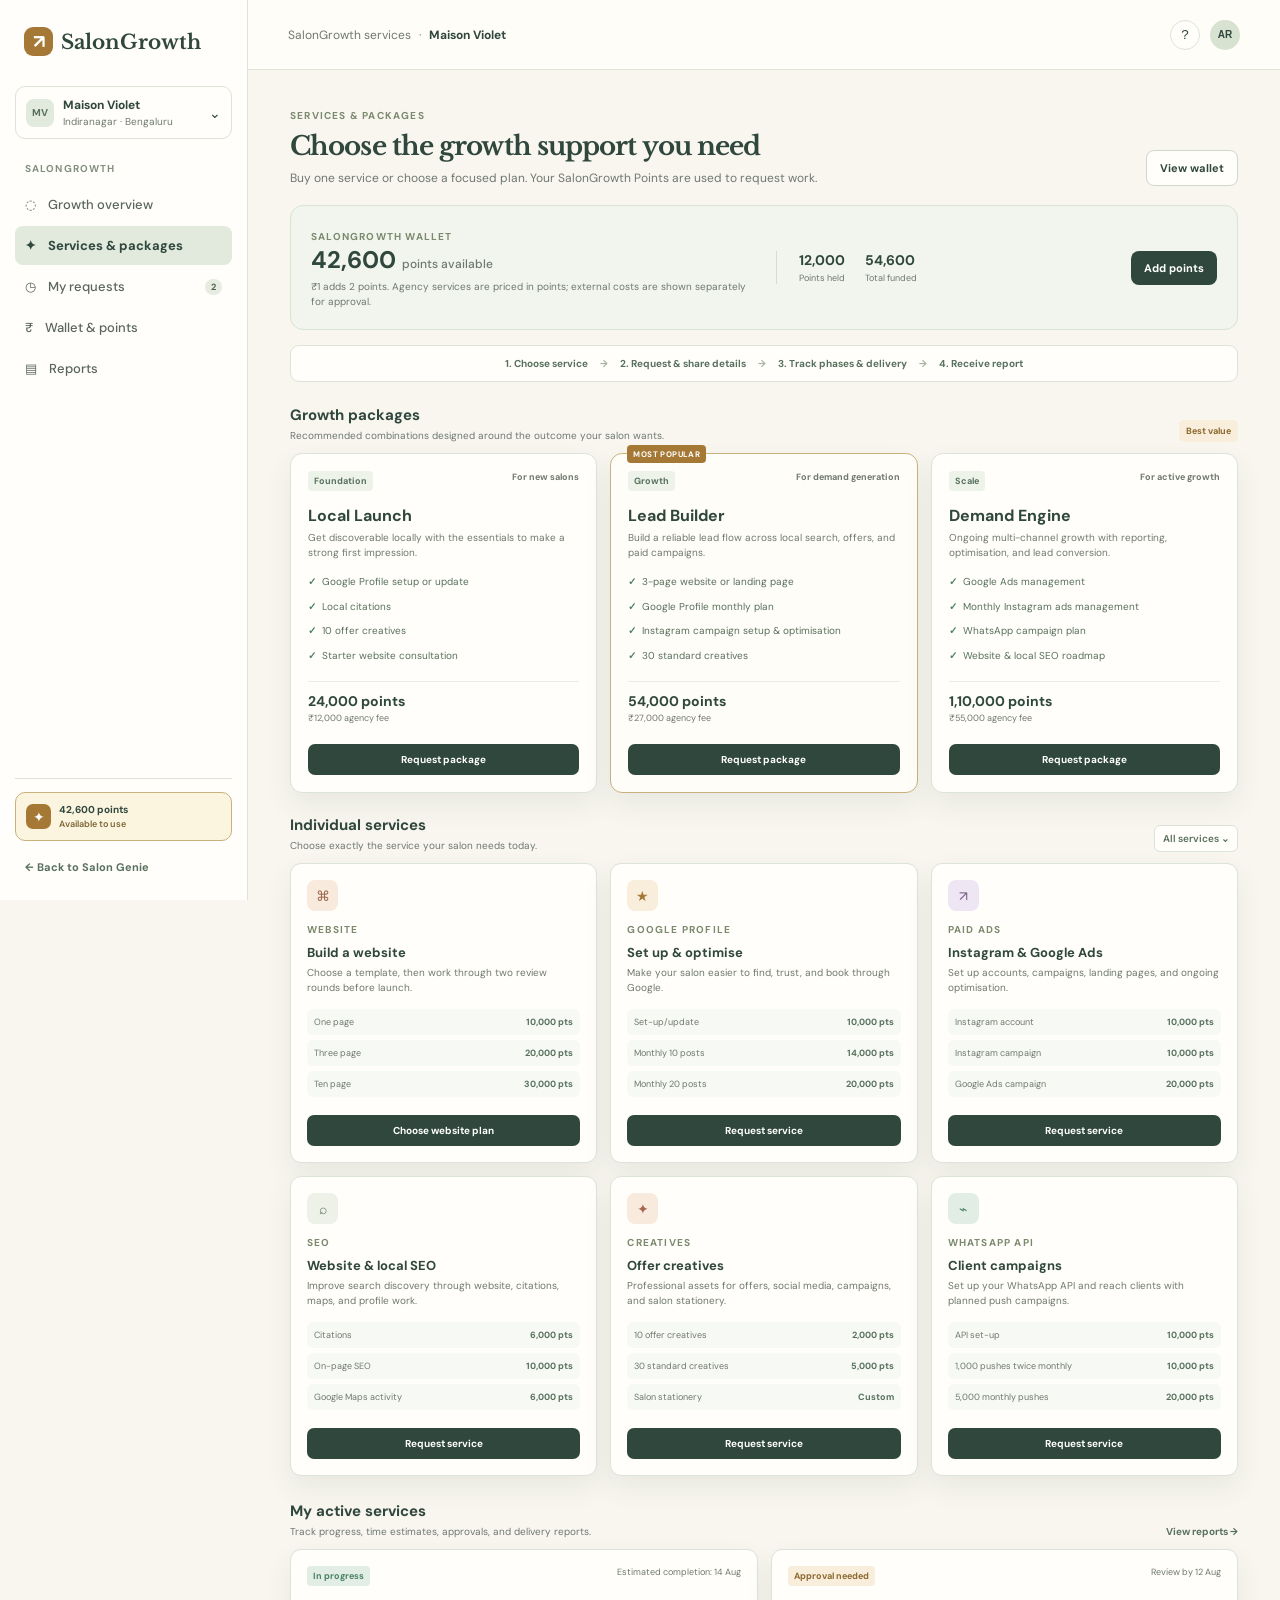
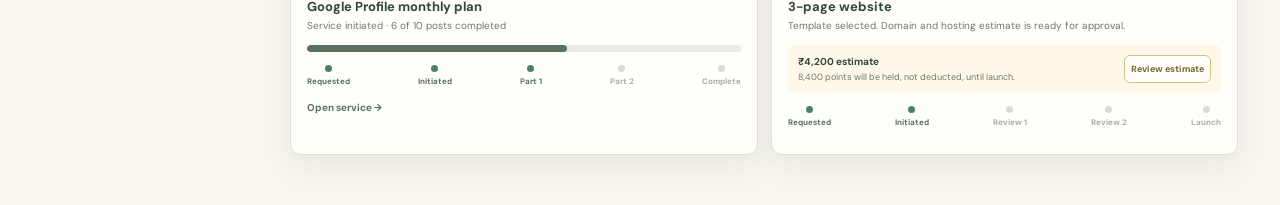
<file: growth-services.html>
<!doctype html>
<html lang="en">
<head>
  <meta charset="utf-8">
  <meta name="viewport" content="width=device-width, initial-scale=1">
  <title>SalonGrowth Services — Maison Violet</title>
  <link rel="preconnect" href="https://fonts.googleapis.com"><link rel="preconnect" href="https://fonts.gstatic.com" crossorigin>
  <link href="https://fonts.googleapis.com/css2?family=DM+Sans:wght@400;500;600;700&family=Libre+Baskerville:wght@400;700&display=swap" rel="stylesheet">
  <link rel="stylesheet" href="growth-services.css">
</head>
<body>
  <div class="shell">
    <aside class="sidebar">
      <a class="logo" href="growth-platform.html"><span>↗</span>SalonGrowth</a>
      <div class="salon"><span>MV</span><p><b>Maison Violet</b><small>Indiranagar · Bengaluru</small></p><i>⌄</i></div>
      <p class="label">SALONGROWTH</p>
      <nav><a class="nav" href="growth-platform.html">◌ <span>Growth overview</span></a><a class="nav active" href="growth-services.html">✦ <span>Services & packages</span></a><a class="nav" href="#requests">◷ <span>My requests <b>2</b></span></a><a class="nav" href="#wallet">₹ <span>Wallet & points</span></a><a class="nav" href="#reports">▤ <span>Reports</span></a></nav>
      <div class="sidebar-bottom"><div class="wallet-mini"><span>✦</span><p><b>42,600 points</b><small>Available to use</small></p></div><a class="back" href="index.html">← Back to Salon Genie</a></div>
    </aside>
    <main>
      <header><button class="mobile" id="mobile-menu">☰</button><p>SalonGrowth services <span>·</span> <b>Maison Violet</b></p><div><button class="help">?</button><button class="avatar">AR</button></div></header>
      <section class="page">
        <div class="head"><div><p class="eyebrow">SERVICES & PACKAGES</p><h1>Choose the growth support you need</h1><p>Buy one service or choose a focused plan. Your SalonGrowth Points are used to request work.</p></div><a class="button secondary" href="#wallet">View wallet</a></div>
        <section class="wallet-banner" id="wallet"><div><span class="eyebrow">SALONGROWTH WALLET</span><h2>42,600 <small>points available</small></h2><p>₹1 adds 2 points. Agency services are priced in points; external costs are shown separately for approval.</p></div><div class="wallet-stat"><span><b>12,000</b><small>Points held</small></span><span><b>54,600</b><small>Total funded</small></span></div><button class="button">Add points</button></section>
        <section class="service-path"><span>1. Choose service</span><i>→</i><span>2. Request & share details</span><i>→</i><span>3. Track phases & delivery</span><i>→</i><span>4. Receive report</span></section>
        <div class="catalogue-heading"><div><h2>Growth packages</h2><p>Recommended combinations designed around the outcome your salon wants.</p></div><span>Best value</span></div>
        <section class="package-grid">
          <article class="package"><div class="package-top"><span>Foundation</span><b>For new salons</b></div><h3>Local Launch</h3><p>Get discoverable locally with the essentials to make a strong first impression.</p><ul><li>Google Profile setup or update</li><li>Local citations</li><li>10 offer creatives</li><li>Starter website consultation</li></ul><div class="package-price"><strong>24,000 points</strong><small>₹12,000 agency fee</small></div><button class="request" data-service="Local Launch package" data-points="24000">Request package</button></article>
          <article class="package featured"><div class="badge">MOST POPULAR</div><div class="package-top"><span>Growth</span><b>For demand generation</b></div><h3>Lead Builder</h3><p>Build a reliable lead flow across local search, offers, and paid campaigns.</p><ul><li>3-page website or landing page</li><li>Google Profile monthly plan</li><li>Instagram campaign setup & optimisation</li><li>30 standard creatives</li></ul><div class="package-price"><strong>54,000 points</strong><small>₹27,000 agency fee</small></div><button class="request" data-service="Lead Builder package" data-points="54000">Request package</button></article>
          <article class="package"><div class="package-top"><span>Scale</span><b>For active growth</b></div><h3>Demand Engine</h3><p>Ongoing multi-channel growth with reporting, optimisation, and lead conversion.</p><ul><li>Google Ads management</li><li>Monthly Instagram ads management</li><li>WhatsApp campaign plan</li><li>Website & local SEO roadmap</li></ul><div class="package-price"><strong>1,10,000 points</strong><small>₹55,000 agency fee</small></div><button class="request" data-service="Demand Engine package" data-points="110000">Request package</button></article>
        </section>
        <div class="catalogue-heading"><div><h2>Individual services</h2><p>Choose exactly the service your salon needs today.</p></div><button class="filter">All services ⌄</button></div>
        <section class="service-grid">
          <article><span class="icon website">⌘</span><p class="eyebrow">WEBSITE</p><h3>Build a website</h3><p class="copy">Choose a template, then work through two review rounds before launch.</p><div class="tiers"><span>One page <b>10,000 pts</b></span><span>Three page <b>20,000 pts</b></span><span>Ten page <b>30,000 pts</b></span></div><button class="request" data-service="Website build" data-points="10000">Choose website plan</button></article>
          <article><span class="icon profile">★</span><p class="eyebrow">GOOGLE PROFILE</p><h3>Set up & optimise</h3><p class="copy">Make your salon easier to find, trust, and book through Google.</p><div class="tiers"><span>Set-up/update <b>10,000 pts</b></span><span>Monthly 10 posts <b>14,000 pts</b></span><span>Monthly 20 posts <b>20,000 pts</b></span></div><button class="request" data-service="Google Profile service" data-points="10000">Request service</button></article>
          <article><span class="icon ads">↗</span><p class="eyebrow">PAID ADS</p><h3>Instagram & Google Ads</h3><p class="copy">Set up accounts, campaigns, landing pages, and ongoing optimisation.</p><div class="tiers"><span>Instagram account <b>10,000 pts</b></span><span>Instagram campaign <b>10,000 pts</b></span><span>Google Ads campaign <b>20,000 pts</b></span></div><button class="request" data-service="Paid ads service" data-points="10000">Request service</button></article>
          <article><span class="icon seo">⌕</span><p class="eyebrow">SEO</p><h3>Website & local SEO</h3><p class="copy">Improve search discovery through website, citations, maps, and profile work.</p><div class="tiers"><span>Citations <b>6,000 pts</b></span><span>On-page SEO <b>10,000 pts</b></span><span>Google Maps activity <b>6,000 pts</b></span></div><button class="request" data-service="SEO service" data-points="6000">Request service</button></article>
          <article><span class="icon creative">✦</span><p class="eyebrow">CREATIVES</p><h3>Offer creatives</h3><p class="copy">Professional assets for offers, social media, campaigns, and salon stationery.</p><div class="tiers"><span>10 offer creatives <b>2,000 pts</b></span><span>30 standard creatives <b>5,000 pts</b></span><span>Salon stationery <b>Custom</b></span></div><button class="request" data-service="Offer creatives" data-points="2000">Request service</button></article>
          <article><span class="icon whatsapp">⌁</span><p class="eyebrow">WHATSAPP API</p><h3>Client campaigns</h3><p class="copy">Set up your WhatsApp API and reach clients with planned push campaigns.</p><div class="tiers"><span>API set-up <b>10,000 pts</b></span><span>1,000 pushes twice monthly <b>10,000 pts</b></span><span>5,000 monthly pushes <b>20,000 pts</b></span></div><button class="request" data-service="WhatsApp API service" data-points="10000">Request service</button></article>
        </section>
        <section class="requests" id="requests"><div class="catalogue-heading"><div><h2>My active services</h2><p>Track progress, time estimates, approvals, and delivery reports.</p></div><a href="#reports">View reports →</a></div><div class="request-grid"><article><div class="request-head"><span class="status in-progress">In progress</span><small>Estimated completion: 14 Aug</small></div><h3>Google Profile monthly plan</h3><p>Service initiated · 6 of 10 posts completed</p><div class="progress"><i style="width:60%"></i></div><div class="phases"><b>Requested</b><b>Initiated</b><b class="active">Part 1</b><b>Part 2</b><b>Complete</b></div><button>Open service →</button></article><article><div class="request-head"><span class="status approval">Approval needed</span><small>Review by 12 Aug</small></div><h3>3-page website</h3><p>Template selected. Domain and hosting estimate is ready for approval.</p><div class="cost-approval"><span><b>₹4,200 estimate</b><small>8,400 points will be held, not deducted, until launch.</small></span><button>Review estimate</button></div><div class="phases"><b class="active">Requested</b><b>Initiated</b><b>Review 1</b><b>Review 2</b><b>Launch</b></div></article></div></section>
      </section>
    </main>
  </div>
  <div class="modal" id="request-modal" hidden><div><button class="close" id="close-modal">×</button><p class="eyebrow">SERVICE REQUEST</p><h2 id="modal-service">Service</h2><p id="modal-points"></p><label>Tell us what you want to achieve<textarea placeholder="For example: bring more colour-service bookings this month"></textarea></label><label class="check"><input type="checkbox"> I understand third-party costs, if needed, will be estimated and require my approval.</label><button class="button" id="submit-request">Request service</button></div></div>
  <script src="growth-services.js"></script>
</body>
</html>
</file>
<file: styles.css>
:root{--brown:#35231c;--brown-2:#54382b;--clay:#916953;--cream:#fbfaf8;--warm:#f3eee9;--line:#e8e0da;--muted:#847b75;--white:#fff;--green:#318269;--red:#b75645;--gold:#a97527;--shadow:0 12px 28px rgba(53,35,28,.07)}*{box-sizing:border-box}body{margin:0;background:var(--cream);color:var(--brown);font:14px 'DM Sans',sans-serif}.shell{min-height:100vh;display:flex}.sidebar{width:248px;background:var(--white);border-right:1px solid var(--line);position:fixed;inset:0 auto 0 0;padding:27px 15px 17px;z-index:10;display:flex;flex-direction:column}.logo{display:flex;align-items:center;gap:10px;font:700 21px 'Libre Baskerville',serif;letter-spacing:-.8px;color:var(--brown);margin:0 9px 30px}.logo-mark{height:29px;width:29px;background:var(--brown);color:#fff;border-radius:9px;display:grid;place-items:center;font:700 19px 'Libre Baskerville'}.workspace-label,.section-label{font-size:10px;letter-spacing:1.15px;color:#a79d97;font-weight:700;margin:0 10px 10px}.branch-switch{width:100%;padding:10px;border:1px solid var(--line);border-radius:10px;background:#fff;text-align:left;display:flex;align-items:center;gap:9px;cursor:pointer;margin-bottom:23px}.branch-dot{height:28px;width:28px;border-radius:8px;background:#ede0d6;color:var(--brown-2);display:grid;place-items:center;font-size:10px;font-weight:700}.branch-switch span:nth-child(2){flex:1}.branch-switch strong,.branch-switch small{display:block}.branch-switch strong{font-size:12px}.branch-switch small{font-size:10px;color:var(--muted);margin-top:2px}.branch-menu{position:absolute;top:154px;left:15px;right:15px;border:1px solid var(--line);box-shadow:var(--shadow);background:#fff;border-radius:10px;padding:5px;z-index:2}.branch-menu button{border:0;background:transparent;width:100%;padding:10px;text-align:left;border-radius:7px;font:12px 'DM Sans';color:var(--brown);cursor:pointer}.branch-menu button:hover{background:var(--warm)}.branch-menu .branch-add{border-top:1px solid var(--line);color:var(--brown-2);font-weight:700}nav{display:flex;flex-direction:column;gap:2px}.nav-item{height:39px;border:0;background:transparent;border-radius:8px;padding:0 10px;display:flex;align-items:center;gap:12px;color:#6b605a;font:500 13px 'DM Sans';cursor:pointer;text-align:left}.nav-item .nav-icon{font-size:16px;width:16px;color:#897d75}.nav-item .pill{font-size:9px;background:#eee7e1;color:var(--brown-2);padding:2px 6px;border-radius:8px;margin-left:auto}.nav-item.active{background:#eee5df;color:var(--brown);font-weight:700}.nav-item.active .nav-icon{color:var(--brown)}.section-label{margin-top:20px}.sidebar-bottom{margin-top:auto;border-top:1px solid var(--line);padding-top:13px}.profile{width:100%;border:0;background:none;display:flex;align-items:center;gap:9px;padding:9px;cursor:pointer;text-align:left}.avatar{height:30px;width:30px;border-radius:50%;background:#d8c1b5;color:var(--brown);display:grid;place-items:center;font-size:10px;font-weight:700;flex:none}.profile span:nth-child(2){flex:1}.profile strong,.profile small{display:block}.profile strong{font-size:12px}.profile small{font-size:10px;color:var(--muted);margin-top:2px}main{width:calc(100% - 248px);margin-left:248px}.topbar{height:70px;padding:0 40px;border-bottom:1px solid var(--line);background:rgba(255,255,255,.82);backdrop-filter:blur(8px);position:sticky;top:0;z-index:8;display:flex;align-items:center;justify-content:space-between}.topbar p{margin:0;font-size:12px;color:var(--muted)}.topbar p strong{color:var(--brown)}.top-actions{display:flex;align-items:center;gap:11px}.plain-icon{border:0;background:transparent;font-size:20px;color:#5d5049;cursor:pointer}.notification{height:29px;width:29px;border-radius:50%;border:1px solid var(--line);display:grid;place-items:center;font-size:13px}.mobile-menu{display:none}.page{max-width:1420px;margin:auto;padding:39px 42px 50px}.page-head{display:flex;justify-content:space-between;align-items:end;margin-bottom:27px}.eyebrow{font-size:10px;color:#9a887e;font-weight:700;letter-spacing:1.2px;margin:0 0 8px}.page-head h1{font:700 27px 'Libre Baskerville',serif;letter-spacing:-1px;margin:0}.page-head p:not(.eyebrow){margin:8px 0 0;color:var(--muted);font-size:12px}.actions{display:flex;gap:9px}.btn{border:0;padding:10px 14px;border-radius:8px;font:600 12px 'DM Sans';cursor:pointer;transition:.15s}.btn:hover{transform:translateY(-1px)}.btn.primary{background:var(--brown);color:#fff;box-shadow:0 4px 10px rgba(53,35,28,.14)}.btn.secondary{border:1px solid #ddd4ce;background:#fff;color:var(--brown)}.btn.danger{background:#fff0ee;color:var(--red)}.stat-grid{display:grid;grid-template-columns:repeat(4,1fr);gap:15px;margin-bottom:19px}.stat{background:#fff;border:1px solid var(--line);border-radius:12px;padding:17px;box-shadow:var(--shadow);display:flex;gap:11px;align-items:flex-start}.stat-icon{width:38px;height:38px;border-radius:10px;background:#eee5df;color:var(--brown);display:grid;place-items:center;font-size:17px}.stat p{font-size:11px;color:var(--muted);margin:1px 0 4px}.stat strong{font-size:20px;display:block;letter-spacing:-.4px}.stat small{font-size:10px;color:var(--muted);display:block;margin-top:4px}.good{color:var(--green)!important;font-weight:600}.grid{display:grid;grid-template-columns:1.6fr .82fr;gap:19px}.panel{background:#fff;border:1px solid var(--line);box-shadow:var(--shadow);border-radius:13px;padding:20px}.panel-head{display:flex;align-items:flex-start;justify-content:space-between}.panel-head h2{margin:0 0 4px;font-size:15px}.panel-head p{font-size:11px;color:var(--muted);margin:0}.text-link{border:0;background:none;color:var(--brown-2);padding:3px 0;font:600 11px 'DM Sans';cursor:pointer}.schedule-toolbar{display:flex;justify-content:space-between;align-items:center;margin:20px 0 12px}.date-control{border:1px solid var(--line);border-radius:7px;overflow:hidden;display:flex;align-items:center;height:30px}.date-control button{border:0;background:#fff;width:28px;height:29px;color:var(--muted);font-size:17px;cursor:pointer}.date-control strong{font-size:11px;padding:0 10px;border-left:1px solid var(--line);border-right:1px solid var(--line)}.schedule-toolbar small{font-size:11px;color:var(--muted)}.schedule{border-top:1px solid var(--line);display:flex;height:386px;overflow:hidden}.times{width:49px;flex:none;display:flex;flex-direction:column;justify-content:space-between;padding:10px 0 0;color:#a39a95;font-size:9px}.appointments{position:relative;flex:1;background:repeating-linear-gradient(to bottom,transparent 0,transparent 54px,#f0ece9 55px,#f0ece9 56px)}.appointment{position:absolute;left:4px;right:6px;text-align:left;border:0;border-left:3px solid var(--brown);border-radius:7px;padding:7px 9px;background:#f4ebe6;color:var(--brown);overflow:hidden;cursor:pointer}.appointment.completed{border-left-color:var(--green);background:#e9f4ef}.appointment.pending{border-left-color:#bc8b52;background:#fbf0e2}.appointment strong,.appointment small{display:block}.appointment strong{font-size:11px}.appointment small{font-size:9px;color:#6c625d;margin-top:2px}.appointment .status{position:absolute;right:7px;top:7px;font-size:8px;background:rgba(255,255,255,.65);padding:2px 4px;border-radius:3px}.add-row{width:100%;height:35px;border:1px dashed #d5cbc4;background:transparent;color:var(--brown-2);border-radius:7px;font:600 11px 'DM Sans';margin-top:12px;cursor:pointer}.side-stack{display:flex;flex-direction:column;gap:19px}.revenue-total{margin:18px 0 12px;display:flex;gap:9px;align-items:center}.revenue-total strong{font-size:23px}.tag{font-size:9px;font-weight:700;border-radius:4px;padding:4px 6px;background:#e8f3ec;color:var(--green)}.chart{height:125px;display:flex;align-items:end;gap:10%;padding:0 7px 18px 36px;position:relative;background:repeating-linear-gradient(to bottom,transparent 0,transparent 39px,#f1edeb 40px,#f1edeb 41px)}.chart:before{content:'₹60k\A\A₹30k\A\A₹0';white-space:pre;position:absolute;left:0;top:3px;font-size:8px;line-height:40px;color:#aaa19c}.chart i{width:12px;background:#d9c4b8;border-radius:4px 4px 0 0;position:relative}.chart i.active{background:var(--brown)}.chart i:after{content:attr(data-label);font-style:normal;font-size:8px;color:#a39a95;position:absolute;top:calc(100% + 5px);left:50%;transform:translateX(-50%)}.notice-list{margin-top:13px}.notice{display:flex;align-items:center;gap:9px;padding:10px 0;border-top:1px solid #f0ece9}.notice:first-child{border:0}.notice-icon{width:28px;height:28px;border-radius:8px;background:#f3e8e0;display:grid;place-items:center;color:#86654f}.notice span:nth-child(2){flex:1}.notice strong,.notice small{display:block}.notice strong{font-size:11px}.notice small{font-size:9px;color:var(--muted);margin-top:2px}.notice button{border:0;background:none;font-size:17px;color:var(--muted);cursor:pointer}.lower-grid{display:grid;grid-template-columns:1.6fr .82fr;gap:19px;margin-top:19px}.list{margin-top:13px}.person-row{display:flex;align-items:center;gap:10px;padding:10px 0;border-top:1px solid #f0ece9}.person-row .avatar{background:#c89e88;color:#fff}.person-row:nth-child(2) .avatar{background:#87728f}.person-row:nth-child(3) .avatar{background:#698e83}.person-copy{flex:1}.person-copy strong,.person-copy small{display:block}.person-copy strong{font-size:11px}.person-copy small{font-size:10px;color:var(--muted);margin-top:3px}.person-row b{font-size:11px}.person-row button{border:0;background:none;color:#a59b95;font-size:19px;cursor:pointer}.team-highlight{background:#f5eeea;margin-top:15px;padding:11px;border-radius:9px;display:flex;align-items:center;justify-content:space-between}.team-highlight>div{display:flex;align-items:center;gap:8px}.team-highlight strong,.team-highlight small{display:block;font-size:11px}.team-highlight small{font-size:9px;color:var(--muted);margin-top:3px}.progress-copy{display:flex;justify-content:space-between;margin-top:15px;font-size:10px;color:var(--muted)}.progress{background:#eee7e2;height:6px;border-radius:3px;margin-top:6px;overflow:hidden}.progress i{display:block;height:100%;background:var(--brown-2);border-radius:3px}.table-panel{padding:0;overflow:hidden}.table-head{padding:20px 20px 15px;display:flex;align-items:flex-start;justify-content:space-between}.table-head h2{margin:0;font-size:16px}.table-head p{margin:5px 0 0;color:var(--muted);font-size:11px}.search{height:34px;border:1px solid var(--line);border-radius:7px;padding:0 10px;font:11px 'DM Sans';width:200px;background:#fff}.data-table{width:100%;border-collapse:collapse}.data-table th{text-align:left;font-size:10px;letter-spacing:.4px;color:#8d837d;background:#fcfaf8;padding:10px 20px;border-top:1px solid var(--line);border-bottom:1px solid var(--line)}.data-table td{padding:12px 20px;font-size:12px;border-bottom:1px solid #f0ece9}.data-table tr:last-child td{border-bottom:0}.data-table td small{display:block;color:var(--muted);font-size:10px;margin-top:3px}.data-table td button{border:0;background:none;color:var(--brown-2);font:600 11px 'DM Sans';cursor:pointer}.badge{font-size:9px;padding:3px 6px;border-radius:4px;font-weight:700;background:#eee7e2;color:#65554b}.badge.green{background:#e8f3ec;color:var(--green)}.badge.red{background:#fff0ee;color:var(--red)}.badge.gold{background:#f9eddb;color:var(--gold)}.cards{display:grid;grid-template-columns:repeat(3,1fr);gap:16px}.service-card,.staff-card,.setting-card{background:#fff;border:1px solid var(--line);border-radius:11px;padding:17px;box-shadow:var(--shadow)}.service-card .service-icon{height:35px;width:35px;border-radius:9px;background:#efe6e0;color:var(--brown);display:grid;place-items:center;margin-bottom:13px}.service-card h3,.staff-card h3{font-size:13px;margin:0 0 5px}.service-card p,.staff-card p{font-size:10px;color:var(--muted);margin:0}.service-card footer{display:flex;justify-content:space-between;border-top:1px solid #f0ece9;margin-top:15px;padding-top:11px;font-size:11px;font-weight:700}.staff-card .avatar{height:41px;width:41px;margin-bottom:12px}.staff-card .staff-meta{display:flex;justify-content:space-between;margin-top:14px;padding-top:11px;border-top:1px solid #f0ece9;font-size:10px;color:var(--muted)}.checkout-layout{display:grid;grid-template-columns:1fr 355px;gap:19px}.checkout-list button{width:100%;border:1px solid var(--line);border-radius:9px;background:#fff;padding:13px;margin-bottom:9px;text-align:left;display:flex;align-items:center;gap:10px;cursor:pointer}.checkout-list button.selected{border-color:var(--brown);box-shadow:0 0 0 2px #eee5df}.checkout-list span{flex:1}.checkout-list strong,.checkout-list small{display:block}.checkout-list strong{font-size:12px}.checkout-list small{font-size:10px;color:var(--muted);margin-top:3px}.bill-lines{margin-top:17px}.bill-line{display:flex;justify-content:space-between;padding:9px 0;border-bottom:1px solid #f0ece9;font-size:11px}.bill-total{display:flex;justify-content:space-between;padding:16px 0 8px;font-size:16px;font-weight:700}.payment-methods{display:flex;gap:7px;margin:11px 0 17px}.payment-methods button{border:1px solid var(--line);background:#fff;border-radius:6px;padding:7px;flex:1;font:10px 'DM Sans';cursor:pointer}.payment-methods button.active{border-color:var(--brown);background:#f5eeea}.full{width:100%}.report-grid{display:grid;grid-template-columns:repeat(3,1fr);gap:16px}.report-card{background:#fff;border:1px solid var(--line);border-radius:11px;padding:17px;box-shadow:var(--shadow)}.report-card p{font-size:11px;color:var(--muted);margin:0 0 8px}.report-card strong{font-size:22px}.report-card small{display:block;margin-top:7px;font-size:10px;color:var(--green)}.campaign-status{display:flex;align-items:center;gap:5px;font-size:10px}.dot{width:6px;height:6px;border-radius:50%;background:var(--green)}.settings-grid{display:grid;grid-template-columns:repeat(2,1fr);gap:16px}.setting-card h3{margin:0 0 6px;font-size:13px}.setting-card p{margin:0;color:var(--muted);font-size:10px;line-height:1.5}.setting-card .btn{margin-top:15px;padding:8px 10px;font-size:10px}.empty{padding:40px;text-align:center;color:var(--muted);font-size:12px}.modal-backdrop{position:fixed;z-index:30;inset:0;background:rgba(30,19,14,.45);display:grid;place-items:center;padding:20px}.modal{background:#fff;border-radius:14px;width:min(500px,100%);padding:25px;box-shadow:0 25px 70px rgba(32,20,14,.25);position:relative}.modal h2{font:700 22px 'Libre Baskerville',serif;letter-spacing:-.6px;margin:0 0 5px}.modal>p{font-size:11px;color:var(--muted);margin:0 0 20px}.close{position:absolute;right:17px;top:12px;border:0;background:none;color:var(--muted);font-size:24px;cursor:pointer}.form-row{display:grid;grid-template-columns:1fr 1fr;gap:12px}.modal label{display:block;font-size:11px;font-weight:600;margin-bottom:13px}.modal input,.modal select,.modal textarea{display:block;width:100%;height:38px;border:1px solid #ded5cf;border-radius:7px;margin-top:6px;padding:0 9px;font:12px 'DM Sans';color:var(--brown);background:#fff}.modal textarea{height:66px;padding-top:8px;resize:vertical}.modal .btn{margin-top:4px}.modal-actions{display:flex;gap:8px;justify-content:flex-end;margin-top:18px}.modal-actions .btn{margin:0}#toast{position:fixed;z-index:50;bottom:22px;left:50%;transform:translate(-50%,80px);opacity:0;transition:.25s;background:var(--brown);color:#fff;border-radius:8px;padding:11px 15px;font-size:12px;box-shadow:var(--shadow)}#toast.show{opacity:1;transform:translate(-50%,0)}@media(max-width:1100px){.stat-grid{grid-template-columns:repeat(2,1fr)}.grid,.lower-grid,.checkout-layout{grid-template-columns:1fr}.side-stack{display:grid;grid-template-columns:1fr 1fr}.cards{grid-template-columns:repeat(2,1fr)}}@media(max-width:760px){.sidebar{transform:translateX(-100%);transition:.25s}.sidebar.open{transform:translateX(0)}main{width:100%;margin:0}.topbar{height:62px;padding:0 17px}.mobile-menu{display:block}.topbar p{font-size:10px}.page{padding:25px 16px}.page-head{align-items:flex-start;flex-direction:column;gap:15px}.page-head h1{font-size:23px}.actions{width:100%}.actions .btn{flex:1}.stat-grid,.side-stack,.cards,.report-grid,.settings-grid{grid-template-columns:1fr}.panel{padding:16px}.table-panel{overflow:auto}.data-table{min-width:640px}.search{width:150px}.form-row{grid-template-columns:1fr}.schedule{height:350px}.appointment .status{display:none}}
</file>
<file: theme.css>
/* Calm garden palette: soft ivory, sage, terracotta, and muted gold. */
:root{
  --brown:#30473d;
  --brown-2:#58705d;
  --clay:#bd745b;
  --cream:#f8f6ef;
  --warm:#eef1e8;
  --line:#dce3d7;
  --muted:#6f786e;
  --white:#fffefa;
  --green:#4a8064;
  --red:#b85f52;
  --gold:#a57935;
  --shadow:0 12px 28px rgba(48,71,61,.08);
}

/* Soft supporting surfaces */
.workspace-label,.section-label{color:#829080}
.branch-dot{background:#e3eadc;color:var(--brown-2)}
.nav-item{color:#59655d}
.nav-item .nav-icon{color:#788577}
.nav-item .pill,.progress,.badge{background:#e6ece0;color:#4d5e50}
.nav-item.active,.stat-icon{background:#e1eadc}
.sidebar-bottom .nav-item{width:100%}
.avatar{background:#d7e2d1}
.plain-icon{color:#4d5e50}
.eyebrow{color:#7b896e}
.btn.primary{box-shadow:0 4px 10px rgba(48,71,61,.18)}
.btn.secondary{border-color:#cfd9ca}
.growth-platform-card{display:flex;align-items:center;gap:9px;margin:0 0 11px;padding:10px;border:1px solid #c9b17d;border-radius:10px;background:linear-gradient(135deg,#fbf4df,#f2e6c5);box-shadow:0 5px 13px rgba(132,102,43,.12);cursor:pointer}.growth-platform-card:hover{transform:translateY(-1px);box-shadow:0 7px 16px rgba(132,102,43,.16)}.growth-platform-card:focus-visible{outline:2px solid #a57935;outline-offset:2px}.growth-platform-icon{display:grid;place-items:center;flex:none;width:27px;height:27px;border-radius:8px;background:#a57935;color:#fffefa;font-size:15px;font-weight:700}.growth-platform-card strong,.growth-platform-card small{display:block;font-weight:700}.growth-platform-card strong{font-size:10px;color:var(--brown)}.growth-platform-card small{margin-top:2px;color:#7c6635;font-size:9px}
.marketplace-card{border-color:#b8d3c8;background:linear-gradient(135deg,#eff6f0,#dcebe0);box-shadow:0 5px 13px rgba(54,101,77,.1)}.marketplace-card:hover{box-shadow:0 7px 16px rgba(54,101,77,.14)}.marketplace-card .growth-platform-icon{background:#4f8067}.marketplace-card small{color:#53705f}
.btn.danger,.badge.red{background:#faeae5}

/* Appointment, chart, and list accents */
.appointments{background:repeating-linear-gradient(to bottom,transparent 0,transparent 54px,#e8ede3 55px,#e8ede3 56px)}
.times,.chart i:after{color:#879286}
.appointment{background:#eef2e9}
.appointment.completed{background:#e1eee6}
.appointment.pending{border-left-color:#bd8a51;background:#fbf1df}
.appointment small{color:#5d6b61}
.add-row{border-color:#c7d3c1}
.tag,.badge.green{background:#e2eee5}
.chart{background:repeating-linear-gradient(to bottom,transparent 0,transparent 39px,#e9ede5 40px,#e9ede5 41px)}
.chart:before{color:#8f998d}
.chart i{background:#c8d8c0}
.notice,.person-row,.data-table td,.service-card footer,.staff-card .staff-meta,.bill-line{border-color:#e9ede5}
.notice-icon{background:#f6e9df;color:#a26249}
.person-row .avatar{background:#bc745d}
.person-row:nth-child(2) .avatar{background:#8d8268}
.person-row:nth-child(3) .avatar{background:#5c866b}
.person-row button{color:#879286}
.team-highlight,.payment-methods button.active{background:#edf1e8}
.progress i{background:var(--brown-2)}

/* Tables, cards, and fields */
.data-table th{color:#71806e;background:#f6f6ef}
.service-card .service-icon{background:#e5ecdf}
.checkout-list button.selected{box-shadow:0 0 0 2px #e1eadc}
.badge.gold{background:#f7edda}
.modal-backdrop{background:rgba(31,50,42,.42)}
.modal{box-shadow:0 25px 70px rgba(31,50,42,.24)}
.modal input,.modal select,.modal textarea{border-color:#ced8c9}

/* Calendar views and filters */
.calendar-head{gap:18px}
.calendar-controls{display:flex;align-items:center;gap:10px;flex-wrap:wrap;justify-content:flex-end}
.view-switch{display:flex;padding:3px;background:#edf1e8;border-radius:8px;gap:2px}
.view-switch button{border:0;border-radius:6px;padding:6px 9px;background:transparent;color:#627060;font:600 10px 'DM Sans';cursor:pointer}
.view-switch button.active{background:var(--white);color:var(--brown);box-shadow:0 1px 3px rgba(48,71,61,.13)}
.staff-filter{display:flex;align-items:center;gap:6px;color:var(--muted);font-size:10px;font-weight:700}
.staff-filter select{height:30px;min-width:132px;border:1px solid var(--line);border-radius:7px;background:var(--white);color:var(--brown);padding:0 8px;font:600 10px 'DM Sans'}
.calendar-summary{display:flex;align-items:center;justify-content:space-between;margin-top:16px;padding:12px 14px;border:1px solid #d8e3d2;border-radius:9px;background:#f1f5ed}
.calendar-summary span,.calendar-summary small{display:block;color:var(--muted);font-size:10px}
.calendar-summary strong{display:block;margin:2px 0;font-size:20px;color:var(--brown)}
.calendar-summary p{margin:0;color:#647462;font-size:10px;text-align:right}
.week-schedule{display:grid;grid-template-columns:repeat(7,minmax(118px,1fr));gap:8px;overflow-x:auto;border-top:1px solid var(--line);padding-top:12px;min-height:386px}
.week-day{border:1px solid #e0e7dc;border-radius:9px;background:#fcfdf9;min-height:260px;overflow:hidden}
.week-day header{display:flex;justify-content:space-between;align-items:center;padding:9px 8px;border-bottom:1px solid #e4e9e0;color:var(--brown);font-size:11px}
.week-day header span{color:var(--muted);font-size:9px}
.week-day-appointments{padding:7px;display:flex;flex-direction:column;gap:6px}
.week-appointment{border:0;border-left:3px solid var(--brown-2);border-radius:6px;background:#edf3e9;color:var(--brown);padding:7px;text-align:left;cursor:pointer}
.week-appointment.completed{border-left-color:var(--green);background:#e3eee6}
.week-appointment small,.week-appointment strong,.week-appointment span,.week-appointment em{display:block}
.week-appointment small,.week-appointment span,.week-appointment em{color:#657362;font-size:8px}
.week-appointment strong{font-size:10px;margin:2px 0}
.week-appointment em{font-style:normal;margin-top:3px}
.week-empty{margin:8px 1px;color:#a0aa9e;font-size:9px}

@media(max-width:760px){
  .calendar-head{align-items:flex-start;flex-direction:column}
  .calendar-controls{justify-content:flex-start;width:100%}
  .staff-filter{flex:1}
  .staff-filter select{flex:1}
  .calendar-summary{align-items:flex-start;flex-direction:column;gap:7px}
  .calendar-summary p{text-align:left}
  .week-schedule{grid-template-columns:repeat(7,130px)}
}

/* Appointment workspace */
.appointments-page-head{align-items:flex-start}
.appointments-heading{display:flex;align-items:center;gap:13px;flex-wrap:wrap}
.appointments-heading h1{margin:0}
.layout-switch{display:flex;padding:3px;background:#edf1e8;border-radius:8px;gap:2px}
.layout-switch button{border:0;border-radius:6px;padding:6px 9px;background:transparent;color:#627060;font:600 10px 'DM Sans';cursor:pointer}
.layout-switch button.active{background:var(--white);color:var(--brown);box-shadow:0 1px 3px rgba(48,71,61,.13)}
.day-schedule{height:430px;overflow-y:auto;overflow-x:hidden;scroll-behavior:smooth}
.day-schedule .times,.day-schedule .appointments{height:1380px;min-height:1380px}
.day-schedule .times{display:block;position:relative;padding:0}
.day-schedule .times span{position:absolute;left:0;transform:translateY(-50%)}
.day-schedule .appointments{background:repeating-linear-gradient(to bottom,transparent 0,transparent 70px,#e8ede3 71px,#e8ede3 72px)}
.appointment.parallel{padding:7px 7px}
.appointment.parallel strong{font-size:10px}
.appointment.parallel small{font-size:8px;line-height:1.25}
.appointment.cancelled{border-left-color:var(--red);background:#faeae5;color:#8e493f}
.appointment.cancelled small{color:#9d6259}
.appointment-modal-actions{display:flex;gap:8px;flex-wrap:wrap;margin-top:18px;padding-top:16px;border-top:1px solid var(--line)}
.appointment-modal-actions .btn{margin:0}
.cancel-note{margin:0;padding:10px 11px;border-radius:7px;background:#faeae5;color:#8e493f;font-size:11px}
.client-booking-field{margin-bottom:13px!important}
.client-search-input{position:relative;margin-top:6px}
.client-search-input span{position:absolute;z-index:1;left:10px;top:50%;transform:translateY(-50%);color:var(--muted);font-size:15px;pointer-events:none}
.modal .client-search-input input{margin:0;padding-left:31px}
.modal .client-booking-field select{margin-top:7px}
.gender-select{display:flex;gap:8px;margin-top:6px}
.gender-select label{margin:0!important;flex:1;cursor:pointer}
.gender-select input{position:absolute;opacity:0;pointer-events:none}
.gender-select span{display:block;border:1px solid var(--line);border-radius:7px;padding:9px;text-align:center;color:var(--muted);font:600 11px 'DM Sans'}
.gender-select input:checked+span{border-color:var(--brown-2);background:#edf3e9;color:var(--brown)}
.clients-page-head{align-items:flex-start}
.guest-qr{display:flex;align-items:center;gap:10px;padding:5px 14px 5px 5px;border:1px solid #d8e3d2;border-radius:9px;background:#f1f5ed}
.guest-qr img{display:block;width:54px;height:54px;border-radius:5px;background:#fff;padding:2px}
.guest-qr span{display:grid;gap:1px;line-height:1.15}
.guest-qr strong{font-size:10px;color:var(--brown)}
.guest-qr small{font-size:9px;color:var(--muted)}
.guest-qr .text-link{padding:0;border:0;background:transparent;text-align:left;font:600 9px 'DM Sans';cursor:pointer}
.clients-actions{align-items:center;flex-wrap:wrap;justify-content:flex-end}
.guest-qr-action{flex:0 0 158px}
.guest-onboarding-page{min-height:100vh;display:grid;place-items:center;padding:28px 16px;background:linear-gradient(145deg,#eef1e8,#f8f6ef)}
.guest-onboarding-card{width:min(100%,520px);padding:30px;border:1px solid #dce3d7;border-radius:16px;background:var(--white);box-shadow:var(--shadow)}
.guest-onboarding-brand{display:flex;align-items:center;gap:8px;margin-bottom:24px;color:var(--brown);font:700 15px 'DM Sans'}
.guest-onboarding-brand .logo-mark{display:grid;place-items:center;width:28px;height:28px;border-radius:7px;background:var(--brown);color:#fff;font-family:'Libre Baskerville'}
.guest-onboarding-card h1{margin:7px 0;font:700 25px 'Libre Baskerville';color:var(--brown)}
.guest-onboarding-card>p{margin:0 0 22px;color:var(--muted);font-size:13px}
.guest-onboarding-card form{display:grid;gap:14px}
.guest-onboarding-card label{font-size:11px;color:var(--brown);font-weight:700}
.guest-onboarding-card label small{font-weight:500;color:var(--muted)}
.guest-onboarding-card input,.guest-onboarding-card select,.guest-onboarding-card textarea{box-sizing:border-box;width:100%;margin-top:6px;border:1px solid #ced8c9;border-radius:7px;padding:10px;background:#fffefa;color:var(--brown);font:500 12px 'DM Sans'}
.guest-onboarding-card textarea{min-height:72px;resize:vertical}
.guest-onboarding-card .btn{justify-self:start;margin-top:4px}
.guest-onboarding-success{text-align:center}
.guest-onboarding-success .guest-onboarding-brand{justify-content:center}
.success-mark{display:grid;place-items:center;width:52px;height:52px;margin:8px auto 16px;border-radius:50%;background:#e2eee5;color:var(--green);font-size:26px}
.service-setup-banner{display:flex;align-items:center;gap:13px;margin:-6px 0 22px;padding:15px 17px;border:1px solid #d8e3d2;border-radius:11px;background:#f1f5ed}
.service-setup-icon{display:grid;place-items:center;width:35px;height:35px;border-radius:9px;background:#e1eadc;color:var(--brown);font-size:18px}
.service-setup-banner>div{flex:1}.service-setup-banner strong{font-size:12px}.service-setup-banner p{margin:3px 0 0;color:var(--muted);font-size:10px}
.service-catalogue{display:grid;gap:24px}.service-category-section{display:grid;gap:12px}.service-category-title{display:flex;align-items:center;gap:9px}.service-category-title .service-icon{margin:0}.service-category-title h2{margin:0;font-size:15px}.service-category-title p{margin:3px 0 0;color:var(--muted);font-size:10px}
.service-grid{display:grid;grid-template-columns:repeat(3,minmax(0,1fr));gap:13px}.service-menu-card h3{min-height:17px}.service-menu-card footer>span{color:var(--brown)}
.service-category-picker{display:grid;grid-template-columns:1fr 1fr;gap:9px}.service-category-choice{display:flex!important;align-items:center;gap:9px;margin:0!important;padding:10px;border:1px solid var(--line);border-radius:8px;cursor:pointer}.service-category-choice input{width:auto!important;height:auto!important;margin:0!important;accent-color:var(--brown-2)}.service-category-choice .service-icon{margin:0;flex:none}.service-category-choice strong,.service-category-choice small{display:block}.service-category-choice strong{font-size:11px}.service-category-choice small{margin-top:2px;color:var(--muted);font-size:9px;font-weight:500}
.catalog-setup-modal{width:min(920px,calc(100vw - 28px));max-height:calc(100vh - 32px);overflow:auto}.catalog-setup-tools{display:flex;align-items:center;gap:11px;margin:0 0 13px;padding:10px 11px;border-radius:8px;background:#f1f5ed}.catalog-setup-tools span{flex:1;color:var(--muted);font-size:10px;line-height:1.4}.catalog-setup-tools .text-link{white-space:nowrap}.catalog-accordion{display:grid;gap:8px}.catalog-category{overflow:hidden;border:1px solid #dce6d8;border-radius:10px;background:#fff}.catalog-category-toggle{display:flex;align-items:center;gap:9px;width:100%;padding:10px;border:0;background:#f8faf6;color:var(--brown);text-align:left;cursor:pointer}.catalog-category-toggle .service-icon{margin:0;flex:none}.catalog-category-toggle span:nth-child(2){flex:1}.catalog-category-toggle strong,.catalog-category-toggle small{display:block}.catalog-category-toggle strong{font-size:12px}.catalog-category-toggle small{margin-top:2px;color:var(--muted);font-size:9px}.catalog-category-toggle>b{font-size:15px;font-weight:500}.catalog-category-toggle[aria-expanded="true"]>b{transform:rotate(180deg)}.catalog-category-body{padding:10px}.catalog-subcategory{padding:9px 0;border-top:1px solid #edf1eb}.catalog-subcategory:first-child{padding-top:1px;border-top:0}.catalog-subcategory h3{margin:0 0 7px;color:var(--brown-2);font-size:10px}.catalog-service-row{display:grid;grid-template-columns:minmax(190px,1fr) minmax(285px,1.25fr);gap:10px;align-items:start;padding:8px;border:1px solid #edf1eb;border-radius:8px;background:#fcfdfb}.catalog-service-row.is-selected{border-color:#c8d9c1;background:#f5f9f2}.catalog-service-select{display:flex!important;align-items:center;gap:8px;margin:0!important;padding:4px;cursor:pointer}.catalog-service-select input,.catalog-length-toggle input{width:auto!important;height:auto!important;margin:0!important;accent-color:var(--brown-2)}.catalog-service-select strong,.catalog-service-select small{display:block}.catalog-service-select strong{font-size:10px}.catalog-service-select small{margin-top:2px;color:var(--muted);font-size:9px;font-weight:500}.catalog-service-pricing{display:flex;align-items:center;justify-content:flex-end;gap:8px;flex-wrap:wrap}.catalog-service-pricing>label{display:flex!important;align-items:center;gap:5px;margin:0!important;color:var(--muted);font-size:9px}.catalog-service-pricing input{width:88px!important;height:30px!important;margin:0!important;font-size:10px!important}.catalog-length-toggle{font-weight:700!important;color:var(--brown-2)!important}.catalog-length-grid{display:grid;width:100%;grid-template-columns:repeat(4,1fr);gap:5px}.catalog-length-grid label{display:grid!important;gap:3px;color:var(--muted);font-size:8px!important}.catalog-length-grid input{width:100%!important}.catalog-add-custom{width:100%;margin-top:7px;border:1px dashed #c7d7c1;border-radius:7px;padding:8px;background:#f8faf6;color:var(--brown-2);font:600 10px 'DM Sans';cursor:pointer}.catalog-custom-slot{display:grid;gap:6px}.catalog-custom-row{display:grid;grid-template-columns:1.2fr 1fr 1fr 75px 90px;gap:6px;padding:8px;border:1px dashed #c7d7c1;border-radius:8px;background:#f8faf6}.catalog-custom-row input,.catalog-custom-row select{width:100%;height:31px;border:1px solid #d7e1d2;border-radius:6px;padding:0 7px;background:#fff;color:var(--brown);font:10px 'DM Sans'}.length-price-grid-four{grid-template-columns:repeat(4,1fr)}
.wizard-service-list{display:grid;gap:8px;max-height:350px;overflow:auto;padding-right:3px}.wizard-service{display:flex;align-items:center;justify-content:space-between;gap:12px;padding:10px;border:1px solid var(--line);border-radius:8px}.wizard-service-main{display:flex!important;align-items:center;gap:8px;flex:1;margin:0!important}.wizard-service-main input{width:auto!important;height:auto!important;margin:0!important;accent-color:var(--brown-2)}.wizard-service-main strong,.wizard-service-main small{display:block}.wizard-service-main strong{font-size:11px}.wizard-service-main small{margin-top:2px;color:var(--muted);font-size:9px;font-weight:500}.wizard-price-controls{display:flex;align-items:center;gap:6px}.wizard-price-controls select,.wizard-price-controls input{height:30px!important;margin:0!important;font-size:10px!important}.wizard-price-controls select{width:110px}.wizard-flat-price{display:flex!important;align-items:center;gap:3px;margin:0!important;font-size:10px!important}.wizard-flat-price input{width:70px!important}.wizard-length-prices{display:flex;gap:4px}.wizard-length-prices label{margin:0!important;color:var(--muted);font-size:8px!important}.wizard-length-prices input{width:55px!important}
.service-edit-summary{display:flex;justify-content:space-between;margin:-4px 0 16px;padding:9px 10px;border-radius:7px;background:#f1f5ed}.service-edit-summary strong,.service-edit-summary span{font-size:10px}.service-edit-summary span{color:var(--muted)}.length-price-grid{display:grid;grid-template-columns:repeat(3,1fr);gap:8px}.length-price-grid label{font-size:10px!important}
.service-section-overview{display:grid;grid-template-columns:repeat(4,minmax(0,1fr));align-items:stretch;gap:11px;margin-bottom:15px}.service-section-card{display:flex;flex-direction:column;height:100%;min-height:169px;padding:5px;border:1px solid var(--line);border-radius:11px;background:var(--white);color:var(--brown);box-shadow:var(--shadow)}.service-section-card:hover{border-color:#c8d8c0}.service-section-card.active{border-color:var(--brown-2);background:#f1f5ed;box-shadow:0 0 0 1px rgba(88,112,93,.08)}.service-section-card-main{display:flex;align-items:flex-start;flex:1;gap:9px;width:100%;padding:9px;border:0;border-radius:7px;background:transparent;color:var(--brown);text-align:left;cursor:pointer}.service-section-icon{display:grid;place-items:center;flex:none;width:29px;height:29px;border-radius:7px;background:#e5ecdf;color:var(--brown);font-size:15px}.service-section-card-main>span:last-child{display:grid;gap:5px}.service-section-card strong{font-size:13px}.service-section-card small{min-height:38px;color:var(--muted);font-size:10px;line-height:1.4}.service-section-card em{color:var(--brown-2);font-size:10px;font-style:normal;font-weight:700}.service-section-card em i{font-size:14px;font-style:normal}.service-section-actions{display:grid;grid-template-columns:1fr;gap:5px;margin:0 8px 8px;margin-top:auto}.service-section-actions.two-actions{grid-template-columns:1fr}.service-section-action{border:0;border-radius:6px;padding:8px;background:var(--brown);color:#fff;font:600 10px 'DM Sans';cursor:pointer;box-shadow:0 3px 7px rgba(48,71,61,.16)}.service-section-action.secondary{border:1px solid #cfd9ca;background:#fffefa;color:var(--brown-2);box-shadow:none}
.central-menu-note{display:flex;align-items:center;gap:8px;margin-bottom:20px;padding:10px 12px;border-radius:8px;background:#f1f5ed;color:var(--muted);font-size:10px}.central-menu-note>span{color:var(--brown);font-size:14px}.central-menu-note p{margin:0}.central-menu-note strong{color:var(--brown)}
.central-intro{display:flex;justify-content:space-between;align-items:flex-start;gap:15px;margin-bottom:21px}.central-intro strong{font-size:15px}.central-intro p{margin:4px 0 0;color:var(--muted);font-size:11px}.central-intro>span{padding:5px 8px;border-radius:5px;background:#edf1e8;color:var(--brown-2);font-size:10px;font-weight:700}.central-intro-actions{display:flex;align-items:center;justify-content:flex-end;gap:8px;flex-wrap:wrap}.central-service-group{margin-top:23px}.central-service-group>header{display:flex;align-items:center;gap:9px;margin-bottom:11px}.central-service-group .service-icon{margin:0}.central-service-group h2{margin:0;font-size:14px}.central-service-group header p{margin:3px 0 0;color:var(--muted);font-size:10px}.central-service-grid{display:grid;grid-template-columns:repeat(3,minmax(0,1fr));gap:13px}.central-service-card{min-height:171px;padding:14px;border:1px solid var(--line);border-radius:11px;background:var(--white);box-shadow:var(--shadow)}.central-service-card-head{display:flex;justify-content:space-between;align-items:center}.central-service-card-head .service-icon{margin:0}.central-service-card h3{margin:13px 0 4px;font-size:13px}.central-service-card>p{margin:0;color:var(--muted);font-size:10px}.central-service-card>strong{display:block;margin:12px 0;color:var(--brown);font-size:15px}.central-service-card footer{display:flex;justify-content:space-between;gap:7px;padding-top:9px;border-top:1px solid #e9ede5}.central-service-card footer span,.central-service-card footer small{font-size:9px;color:var(--muted)}.central-service-card footer span{color:var(--brown-2);font-weight:700}
.combo-grid,.discount-grid{display:grid;grid-template-columns:repeat(3,minmax(0,1fr));gap:14px}.combo-card,.discount-card{padding:17px;border:1px solid #d8e3d2;border-radius:12px;background:#fcfdf9;box-shadow:var(--shadow)}.combo-card-top,.discount-card-top{display:flex;justify-content:space-between}.combo-mark,.discount-mark{display:grid;place-items:center;width:30px;height:30px;border-radius:8px;background:#e1eadc;color:var(--brown);font-size:15px}.combo-card h2,.discount-card h2{margin:13px 0 5px;font-size:15px}.combo-card>p,.discount-card>p{min-height:29px;margin:0;color:var(--muted);font-size:10px;line-height:1.45}.combo-pricing{display:flex;align-items:center;gap:9px;margin:15px 0}.combo-pricing strong{font-size:18px}.combo-pricing span{padding:4px 6px;border-radius:4px;background:#e2eee5;color:var(--green);font-size:9px;font-weight:700}.combo-card footer,.discount-card footer{display:flex;justify-content:space-between;gap:8px;padding-top:10px;border-top:1px solid #e0e7dc}.combo-card footer small,.combo-card footer b,.discount-card footer span,.discount-card footer b{font-size:9px;color:var(--muted)}.combo-card footer b,.discount-card footer b{color:var(--brown-2)}.discount-card>div:not(.discount-card-top){display:flex;align-items:center;justify-content:space-between;gap:8px;margin:15px 0}.discount-card>div:not(.discount-card-top)>small{color:var(--muted);font-size:9px}.combo-list{display:grid;gap:9px}.combo-list-row{display:grid;grid-template-columns:30px minmax(180px,1fr) 105px auto;align-items:center;gap:12px;padding:13px 14px;border:1px solid var(--line);border-radius:10px;background:var(--white)}.combo-list-row>div strong,.combo-list-row>div p,.combo-list-row>div small,.combo-list-price strong,.combo-list-price small{display:block}.combo-list-row>div strong{font-size:12px}.combo-list-row>div p{margin:3px 0;color:var(--muted);font-size:10px}.combo-list-row>div small,.combo-list-price small{color:#8b9587;font-size:9px}.combo-list-price{text-align:right}.combo-list-price strong{font-size:12px}
.combo-total-badge,.service-total-badge,.discount-total-badge{display:flex!important;align-items:center;gap:8px;padding:7px 10px!important;border:1px solid #c9dbc5;border-radius:9px!important;background:#edf3e9!important;color:var(--brown)!important;font-size:11px!important;font-weight:700}.combo-total-badge b,.service-total-badge b,.discount-total-badge b{display:grid;place-items:center;min-width:34px;height:34px;border-radius:7px;background:var(--brown);color:#fff;font-size:18px}
.discount-list{display:grid;gap:9px}.discount-row{display:flex;align-items:center;gap:11px;padding:13px 14px;border:1px solid var(--line);border-radius:10px;background:var(--white)}.discount-row>div{flex:1}.discount-row strong,.discount-row p,.discount-row small{display:block}.discount-row strong{font-size:12px}.discount-row p{margin:3px 0;color:var(--muted);font-size:10px}.discount-row small{color:#8b9587;font-size:9px}.discount-status{padding:4px 7px;border-radius:4px;background:#f2e9e5;color:#9b6755;font-size:9px;font-weight:700}.discount-status.on{background:#e2eee5;color:var(--green)}
.online-booking-hero{display:flex;justify-content:space-between;align-items:center;gap:25px;padding:22px;border:1px solid #d8e3d2;border-radius:13px;background:#f1f5ed}.online-heading-row{display:flex;align-items:center;gap:10px;flex-wrap:wrap}.online-booking-hero h2{margin:3px 0 7px;font:700 20px 'Libre Baskerville';color:var(--brown)}.online-status-badge{display:inline-flex;align-items:center;padding:6px 8px;border-radius:6px;background:#f2e9e5;color:#9b6755;font-size:10px;font-weight:700}.online-status-badge.live{background:#e2eee5;color:var(--green)}.online-booking-hero p:not(.eyebrow){max-width:600px;margin:0;color:var(--muted);font-size:11px;line-height:1.5}.online-booking-actions{display:flex;align-items:center;gap:13px;flex:none}.customer-page-link{border:1px solid #cfd9ca;border-radius:7px;padding:8px 10px;background:#fffefa;color:var(--brown-2);font:600 10px 'DM Sans';text-decoration:none}.booking-toggle{display:flex;align-items:center;gap:8px;flex:none;color:var(--brown);font-size:11px;font-weight:700;cursor:pointer}.booking-toggle input{position:absolute;opacity:0}.booking-toggle span{position:relative;width:38px;height:21px;border-radius:12px;background:#cfd7cc}.booking-toggle span:after{content:'';position:absolute;top:3px;left:3px;width:15px;height:15px;border-radius:50%;background:#fff;transition:.2s}.booking-toggle input:checked+span{background:var(--green)}.booking-toggle input:checked+span:after{left:20px}.online-booking-summary{display:grid;grid-template-columns:repeat(3,1fr);gap:10px;margin:15px 0}.online-booking-summary span{padding:12px;border:1px solid var(--line);border-radius:8px;background:#fff;color:var(--muted);font-size:10px}.online-booking-summary strong{margin-right:3px;color:var(--brown);font-size:17px}.online-visibility-list{padding:17px;border:1px solid var(--line);border-radius:11px;background:#fff}.online-visibility-list h2{margin:0 0 10px;font-size:14px}.online-visibility-list label{display:flex;align-items:center;gap:9px;padding:10px 0;border-top:1px solid #e9ede5;cursor:pointer}.online-visibility-list input{accent-color:var(--brown-2)}.online-visibility-list strong,.online-visibility-list small{display:block}.online-visibility-list strong{font-size:11px}.online-visibility-list small{margin-top:2px;color:var(--muted);font-size:9px}.online-booking-note{margin:11px 0 0;color:var(--muted);font-size:10px}
.branch-checks{display:flex;flex-wrap:wrap;gap:6px;margin-top:7px}.branch-checks label{margin:0!important}.branch-checks input{position:absolute;opacity:0}.branch-checks span{display:block;padding:6px 8px;border:1px solid var(--line);border-radius:6px;background:#fff;color:var(--muted);font-size:10px;font-weight:600;cursor:pointer}.branch-checks input:checked+span{border-color:var(--brown-2);background:#edf3e9;color:var(--brown)}.online-check{display:flex!important;align-items:center;gap:7px}.online-check input{display:inline!important;width:auto!important;height:auto!important;margin:0!important;accent-color:var(--brown-2)}.selectable-services{display:grid;gap:5px;max-height:215px;overflow:auto;margin-top:7px;padding:5px;border:1px solid var(--line);border-radius:7px}.selectable-services>label{display:flex!important;align-items:center;gap:7px;margin:0!important;padding:6px}.selectable-services input{display:inline!important;width:auto!important;height:auto!important;margin:0!important;accent-color:var(--brown-2)}.selectable-services strong,.selectable-services small{display:block}.selectable-services strong{font-size:10px}.selectable-services small{margin-top:1px;color:var(--muted);font-size:9px}.selectable-services.compact{max-height:130px}.combo-picker{display:grid;grid-template-columns:1fr 1fr;gap:10px;margin-bottom:13px}.combo-picker>section>label{display:block;font-size:11px;font-weight:600}.combo-selected-list{display:grid;gap:5px;min-height:86px;max-height:215px;overflow:auto;margin-top:7px;padding:5px;border:1px solid var(--line);border-radius:7px;background:#f8faf5}.combo-selected-list>button{display:flex;align-items:center;justify-content:space-between;gap:7px;width:100%;border:0;border-radius:5px;padding:7px;background:#e2eee5;color:var(--brown);text-align:left;cursor:pointer}.combo-selected-list strong,.combo-selected-list small{display:block}.combo-selected-list strong{font-size:10px}.combo-selected-list small{margin-top:1px;color:var(--muted);font-size:9px}.combo-selected-list b{font-size:16px;font-weight:400}.combo-selected-list>p{margin:auto;padding:18px 5px;color:var(--muted);font-size:10px;text-align:center}.combo-service-search{margin:7px 0 0!important}.combo-service-option.is-filtered-out{display:none!important}.combo-search-empty{margin:18px 0;padding:8px;color:var(--muted);font-size:10px;text-align:center}.combo-calculation,.combo-discount-preview{margin:0 0 13px;padding:9px 10px;border-radius:7px;background:#f1f5ed;color:var(--muted);font-size:10px}.combo-calculation strong,.combo-calculation span,.combo-discount-preview strong,.combo-discount-preview span{display:block}.combo-calculation strong,.combo-discount-preview strong{color:var(--brown)}.combo-calculation span,.combo-discount-preview span{margin-top:2px}.combo-discount-preview{margin-top:-7px;background:#e2eee5}.field-help{margin:0 0 13px;padding:9px 10px;border-radius:7px;background:#f1f5ed;color:var(--muted);font-size:10px}
.appointment-list{border-top:1px solid var(--line)}
.appointment-list-row{display:grid;grid-template-columns:108px minmax(160px,1.5fr) minmax(120px,1fr) auto 75px;align-items:center;gap:14px;width:100%;padding:13px 3px;border:0;border-bottom:1px solid #e6ebe2;background:transparent;color:var(--brown);text-align:left;cursor:pointer}
.appointment-list-row:hover{background:#f5f8f1}
.appointment-list-row time strong,.appointment-list-row time span,.appointment-list-client b,.appointment-list-client small{display:block}
.appointment-list-row time strong{font-size:12px}
.appointment-list-row time span,.appointment-list-client small,.appointment-list-staff{margin-top:3px;color:var(--muted);font-size:10px}
.appointment-list-client b{font-size:12px}
.appointment-list-row>b:last-child{text-align:right;font-size:11px}

/* Team analytics workspace */
.team-kpi-grid{display:grid;grid-template-columns:repeat(4,minmax(0,1fr));gap:13px;margin-bottom:16px}.team-kpi{padding:16px;border:1px solid var(--line);border-radius:11px;background:#fff;box-shadow:var(--shadow)}.team-kpi>span,.team-kpi small{display:block;color:var(--muted);font-size:10px}.team-kpi strong{display:block;margin:7px 0 4px;color:var(--brown);font-size:22px;letter-spacing:-.4px}.team-kpi strong em{font-size:11px;font-style:normal;font-weight:500}.team-analytics-grid{display:grid;grid-template-columns:minmax(0,1.75fr) minmax(270px,.75fr);gap:16px;align-items:start}.team-performance-panel{padding:0;overflow:hidden}.team-performance-panel .panel-head{padding:19px 20px 15px}.team-period{padding:5px 8px;border-radius:5px;background:#edf3e9;color:var(--brown-2);font-size:10px;font-weight:700}.team-performance-table{border-top:1px solid var(--line)}.team-performance-head,.team-performance-row{display:grid;grid-template-columns:minmax(180px,1.4fr) minmax(130px,1fr) 90px 100px auto;align-items:center;gap:12px}.team-performance-head{padding:10px 20px;background:#fafbf8;color:#8b9587;font-size:9px;font-weight:700;letter-spacing:.45px;text-transform:uppercase}.team-performance-row{padding:13px 20px;border-top:1px solid #e9ede5}.team-member-cell{display:flex;align-items:center;gap:8px;min-width:0}.team-rank{display:grid;place-items:center;flex:none;width:18px;height:18px;border-radius:50%;background:#edf1e8;color:#687563;font-size:9px;font-weight:700}.team-member-cell .avatar{width:31px;height:31px}.team-member-cell span:last-child{min-width:0}.team-member-cell strong,.team-member-cell small,.team-sales-cell strong,.team-sales-cell small,.team-booking-cell strong,.team-booking-cell small,.team-care-cell strong,.team-care-cell small{display:block}.team-member-cell strong,.team-sales-cell strong,.team-booking-cell strong,.team-care-cell strong{overflow:hidden;font-size:11px;text-overflow:ellipsis;white-space:nowrap}.team-member-cell small,.team-sales-cell small,.team-booking-cell small,.team-care-cell small{margin-top:3px;color:var(--muted);font-size:9px}.team-sales-cell>span{display:block;overflow:hidden;height:5px;margin-top:6px;border-radius:4px;background:#e9eee6}.team-sales-cell i,.team-contribution-list i b,.capacity-meter i,.team-profile-section i b{display:block;height:100%;border-radius:inherit;background:var(--brown-2)}.team-performance-row .text-link{font-size:10px;white-space:nowrap}.team-side-stack{display:grid;gap:16px}.team-leader-card{display:grid;grid-template-columns:1fr auto;gap:5px;padding:20px;border:1px solid #d8e3d2;border-radius:12px;background:#f1f5ed;box-shadow:var(--shadow)}.team-leader-card .eyebrow{margin:0 0 7px}.team-leader-card h2{margin:0;font-size:17px}.team-leader-card p{margin:4px 0 10px;color:var(--muted);font-size:10px}.team-leader-card>.avatar{width:42px;height:42px;background:var(--brown);color:#fff}.team-leader-card>strong{grid-column:1/-1;margin-top:6px;font-size:21px}.team-leader-card>small{grid-column:1/-1;color:var(--muted);font-size:10px}.team-leader-card .text-link{grid-column:1/-1;margin-top:9px;text-align:left}.team-coaching-card{padding:18px}.team-focus-list{margin-top:11px}.team-focus-list>div{display:flex;align-items:flex-start;gap:8px;padding:11px 0;border-top:1px solid #dfe7da}.team-focus-icon{display:grid;place-items:center;flex:none;width:24px;height:24px;border-radius:7px;background:#e1eadc;color:var(--brown);font-size:12px}.team-focus-list p{margin:0}.team-focus-list strong,.team-focus-list small{display:block}.team-focus-list strong{font-size:10px}.team-focus-list small{margin-top:3px;color:var(--muted);font-size:9px;line-height:1.4}.team-detail-grid{display:grid;grid-template-columns:1fr 1fr;gap:16px;margin-top:16px}.team-contribution-list,.team-capacity-list{display:grid;gap:12px;margin-top:14px}.team-contribution-list>div{display:grid;grid-template-columns:30px minmax(105px,.7fr) minmax(100px,1fr) 32px;align-items:center;gap:8px}.team-contribution-list .avatar{width:30px;height:30px}.team-contribution-list strong,.team-contribution-list small,.team-capacity-list strong,.team-capacity-list small{display:block}.team-contribution-list strong,.team-capacity-list strong{font-size:10px}.team-contribution-list small,.team-capacity-list small{margin-top:2px;color:var(--muted);font-size:9px}.team-contribution-list i{overflow:hidden;height:7px;border-radius:5px;background:#e8ede4}.team-contribution-list em{color:var(--brown-2);font-size:9px;font-style:normal;font-weight:700;text-align:right}.team-capacity-list>div{display:grid;grid-template-columns:minmax(130px,1fr) minmax(80px,.8fr) 48px;align-items:center;gap:9px}.capacity-meter{overflow:hidden;height:7px;border-radius:5px;background:#e8ede4}.team-capacity-list b{font-size:9px;text-align:right}.team-profile-kpis{display:grid;grid-template-columns:1fr 1fr;gap:7px;margin-bottom:14px}.team-profile-kpis span{padding:10px;border-radius:7px;background:#f1f5ed}.team-profile-kpis small,.team-profile-kpis strong{display:block}.team-profile-kpis small{color:var(--muted);font-size:9px}.team-profile-kpis strong{margin-top:4px;font-size:14px}.team-profile-section{padding:11px 0;border-top:1px solid var(--line)}.team-profile-section>strong{font-size:11px}.team-profile-section>div{display:flex;justify-content:space-between;gap:8px;margin-top:6px;color:var(--muted);font-size:9px}.team-profile-section>p{margin:6px 0 0;color:var(--muted);font-size:10px;line-height:1.45}.team-profile-section>i{display:block;overflow:hidden;height:7px;margin-top:7px;border-radius:5px;background:#e8ede4}

@media(max-width:760px){
  .appointments-page-head .actions{width:auto}
  .appointment-list-row{grid-template-columns:88px 1fr auto;gap:8px}
  .appointment-list-staff{display:none}
  .appointment-list-row .badge{display:none}
  .day-schedule{height:400px}
  .appointment-modal-actions .btn{flex:1}
  .team-kpi-grid{grid-template-columns:1fr 1fr}.team-analytics-grid,.team-detail-grid{grid-template-columns:1fr}.team-performance-panel{overflow:auto}.team-performance-table{min-width:710px}.team-performance-head,.team-performance-row{grid-template-columns:190px 145px 90px 100px auto}.team-detail-grid .panel{padding:15px}.team-capacity-list>div{grid-template-columns:minmax(115px,1fr) minmax(70px,.7fr) 45px}
  .team-attendance-section{grid-template-columns:1fr}.team-attendance-cards{grid-template-columns:1fr}
  .clients-actions .guest-qr{width:100%}
  .service-grid{grid-template-columns:1fr}
  .service-section-overview{grid-template-columns:repeat(2,1fr)}.service-section-card{min-height:125px}
  .central-service-grid,.combo-grid,.discount-grid{grid-template-columns:1fr}.central-intro{align-items:flex-start;flex-direction:column}.central-intro-actions{justify-content:flex-start}.combo-list-row{grid-template-columns:30px minmax(120px,1fr) auto}.combo-list-price{display:none}
  .online-booking-hero{align-items:flex-start;flex-direction:column}.online-booking-actions{align-items:flex-start;flex-direction:column}.online-booking-summary{grid-template-columns:1fr}
  .discount-row{align-items:flex-start;flex-wrap:wrap}.discount-row .text-link{margin-left:auto}
  .combo-picker{grid-template-columns:1fr}
  .service-category-picker{grid-template-columns:1fr}
  .service-setup-banner{align-items:flex-start;flex-wrap:wrap}.service-setup-banner .text-link{margin-left:48px}
  .wizard-service{align-items:flex-start;flex-direction:column}.wizard-price-controls{width:100%;flex-wrap:wrap}.wizard-price-controls select{flex:1}.wizard-length-prices{width:100%}.wizard-length-prices label{flex:1}.wizard-length-prices input{width:100%!important}
  .guest-onboarding-card{padding:24px 18px}
}

.team-attendance-section{display:grid;grid-template-columns:minmax(210px,.8fr) minmax(0,2fr);gap:18px;align-items:center;margin-top:16px;padding:19px 20px;border:1px solid #d8e3d2;border-radius:12px;background:#f7f9f4}.team-attendance-section .eyebrow{margin:0 0 7px}.team-attendance-section h2{margin:0;font-size:14px}.team-attendance-section>div>p{margin:5px 0 0;color:var(--muted);font-size:10px;line-height:1.4}.team-attendance-cards{display:grid;grid-template-columns:repeat(3,minmax(0,1fr));gap:9px}.team-attendance-cards article{display:flex;align-items:flex-start;gap:8px;padding:12px;border:1px solid #dfe7da;border-radius:9px;background:#fff}.team-attendance-icon{display:grid;place-items:center;flex:none;width:27px;height:27px;border-radius:7px;background:#e1eadc;color:var(--brown);font-size:13px}.team-attendance-cards strong,.team-attendance-cards b,.team-attendance-cards small{display:block}.team-attendance-cards strong{font-size:10px}.team-attendance-cards b{margin:4px 0;color:var(--brown-2);font-size:10px}.team-attendance-cards small{color:var(--muted);font-size:8px;line-height:1.35}

@media(max-width:760px){.team-attendance-section{grid-template-columns:1fr}.team-attendance-cards{grid-template-columns:1fr}}

/* Client insights */
.client-insights-modal{width:min(860px,100%);max-height:calc(100vh - 40px);overflow:auto}.client-insights{margin-top:2px}.client-insight-topline{display:flex;align-items:center;justify-content:space-between;gap:12px;padding:13px 0 17px;border-bottom:1px solid var(--line)}.client-insight-topline>div{display:flex;align-items:center;gap:9px}.client-insight-topline strong,.client-insight-topline small{display:block}.client-insight-topline strong{font-size:11px}.client-insight-topline small{margin-top:3px;color:var(--muted);font-size:10px}.client-insight-avatar{width:38px;height:38px;background:var(--brown);color:#fff}.client-insight-kpis{display:grid;grid-template-columns:repeat(3,minmax(0,1fr));gap:9px;margin:16px 0}.client-insight-kpis article{padding:12px;border:1px solid #dfe7da;border-radius:9px;background:#f7f9f4}.client-insight-kpis small,.client-insight-kpis strong,.client-insight-kpis span{display:block}.client-insight-kpis small,.client-insight-kpis span{color:var(--muted);font-size:9px}.client-insight-kpis strong{margin:5px 0 4px;color:var(--brown);font-size:17px}.client-insight-grid{display:grid;grid-template-columns:1.25fr .75fr;gap:12px}.client-insight-section{padding:14px;border:1px solid var(--line);border-radius:10px;background:#fff}.client-insight-section-head{display:flex;align-items:flex-start;justify-content:space-between;gap:10px}.client-insight-section h3{margin:0;font-size:12px}.client-insight-section-head p,.client-preferences p{margin:4px 0 0;color:var(--muted);font-size:10px;line-height:1.45}.client-insight-section-head>span{padding:4px 6px;border-radius:4px;background:#edf3e9;color:var(--brown-2);font-size:9px;font-weight:700}.client-signal-list{margin-top:9px}.client-signal-list>div{display:flex;justify-content:space-between;gap:12px;padding:8px 0;border-top:1px solid #e9ede5}.client-signal-list span,.client-signal-list strong{font-size:10px}.client-signal-list span{color:var(--muted)}.client-signal-list strong{text-align:right}.client-preferences{background:#f7f9f4;border-color:#dfe7da}.client-preferences>small{display:block;margin-top:12px;padding-top:10px;border-top:1px solid #dfe7da;color:var(--brown-2);font-size:10px;font-weight:700}.client-history{margin-top:12px}.client-history-list{margin-top:11px;border-top:1px solid #e9ede5}.client-history-list>div{display:grid;grid-template-columns:100px minmax(150px,1fr) auto 70px;align-items:center;gap:10px;padding:10px 0;border-bottom:1px solid #e9ede5}.client-history-list>div:last-child{border-bottom:0}.client-history-list strong,.client-history-list small{display:block}.client-history-list strong,.client-history-list b{font-size:10px}.client-history-list small{margin-top:3px;color:var(--muted);font-size:9px}.client-history-list>b{text-align:right}.client-history-empty{padding:20px 0 4px;text-align:left}
.client-table-actions,.client-insight-actions{display:flex;align-items:center;gap:9px}.follow-up-overdue{font-size:10px;font-weight:700;color:var(--red)}.follow-up-birthday{font-size:10px;font-weight:700;color:#96722e}.client-follow-up-tab{display:inline-flex;align-items:center;min-height:34px;padding:0 10px;border:1px solid #d7e3d2;border-radius:8px;background:#f1f5ed;color:var(--green);font-size:10px;font-weight:700}.client-follow-up-tab.is-due{border-color:#ecd3cb;background:#fff1ed;color:var(--red)}
.user-management-list{display:grid;gap:7px}.user-management-user{display:grid!important;grid-template-columns:30px minmax(0,1fr) auto auto;align-items:center;gap:8px;margin:0!important;padding:9px;border:1px solid var(--line);border-radius:8px}.user-management-user .avatar{width:30px;height:30px}.user-management-user span:nth-child(2) strong,.user-management-user span:nth-child(2) small{display:block}.user-management-user span:nth-child(2) strong{font-size:10px}.user-management-user span:nth-child(2) small{margin-top:2px;color:var(--muted);font-size:9px}.user-management-user input{display:block!important;width:auto!important;height:auto!important;margin:0!important;accent-color:var(--brown-2)}.user-management-user b{color:var(--muted);font-size:9px;font-weight:600}
.branch-mode-switch{display:flex;margin-top:14px;padding:3px;border-radius:8px;background:#edf1e8;gap:2px}.branch-mode-switch button{flex:1;border:0;border-radius:6px;padding:7px;background:transparent;color:#627060;font:600 10px 'DM Sans';cursor:pointer}.branch-mode-switch button.active{background:var(--white);color:var(--brown);box-shadow:0 1px 3px rgba(48,71,61,.13)}.setting-card .branch-mode-switch+.btn{margin-top:10px}.branch-management-list{display:grid;gap:6px;margin-bottom:13px}.branch-management-list>div{display:flex;align-items:center;justify-content:space-between;gap:8px;padding:9px 0;border-bottom:1px solid var(--line)}.branch-management-list>div:last-child{border-bottom:0}.branch-management-list strong,.branch-management-list small{display:block}.branch-management-list strong{font-size:11px}.branch-management-list small{margin-top:3px;color:var(--muted);font-size:9px}.branch-management-list b{padding:4px 6px;border-radius:4px;background:#edf3e9;color:var(--brown-2);font-size:9px}
.branch-confirmation-note{margin:0;padding:11px;border-radius:8px;background:#f1f5ed;color:var(--muted);font-size:10px;line-height:1.45}
.expense-form{display:grid;grid-template-columns:1fr 1fr;gap:0 12px}.expense-total{display:flex;align-items:center;justify-content:space-between;margin-top:4px;padding:12px;border-radius:8px;background:#f1f5ed}.expense-total span{color:var(--muted);font-size:10px}.expense-total strong{color:var(--brown);font-size:15px}
.local-file-list{display:grid;gap:7px;margin:2px 0 13px}.local-file-list>strong{font-size:11px}.local-file-list>p{margin:0;color:var(--muted);font-size:10px}.local-file-list>div{display:flex;align-items:center;justify-content:space-between;gap:10px;padding:8px 0;border-top:1px solid var(--line)}.local-file-list b,.local-file-list small{display:block}.local-file-list b{max-width:285px;overflow:hidden;font-size:10px;text-overflow:ellipsis;white-space:nowrap}.local-file-list small{margin-top:3px;color:var(--muted);font-size:9px}.google-sync-note{display:grid;gap:5px;padding:12px;border-radius:8px;background:#f1f5ed}.google-sync-note strong{font-size:11px}.google-sync-note span{color:var(--muted);font-size:10px;line-height:1.45}

@media(max-width:760px){.client-insight-topline{align-items:flex-start;flex-direction:column}.client-insight-actions{flex-wrap:wrap}.client-insight-kpis,.client-insight-grid{grid-template-columns:1fr}.client-history-list>div{grid-template-columns:82px minmax(120px,1fr) auto}.client-history-list>b{display:none}}

/* Inventory planning workspace */
.inventory-kpi-grid{display:grid;grid-template-columns:repeat(4,minmax(0,1fr));gap:13px;margin-bottom:16px}.inventory-kpi-grid>article{padding:16px;border:1px solid var(--line);border-radius:11px;background:#fff;box-shadow:var(--shadow)}.inventory-kpi-grid>article.is-risk{border-color:#ead2c9;background:#fffaf7}.inventory-kpi-grid span,.inventory-kpi-grid small{display:block;color:var(--muted);font-size:10px}.inventory-kpi-grid strong{display:block;margin:7px 0 4px;color:var(--brown);font-size:20px}.inventory-planning-grid{display:grid;grid-template-columns:minmax(0,1.75fr) minmax(250px,.75fr);gap:16px;align-items:start}.inventory-current-panel{padding:0;overflow:hidden}.inventory-current-panel .panel-head{padding:19px 20px 15px}.inventory-key{display:flex;align-items:center;gap:5px;color:var(--muted);font-size:9px}.inventory-key i{width:8px;height:8px;border-radius:50%;background:#b98958}.inventory-current-table{border-top:1px solid var(--line)}.inventory-table-head,.inventory-current-row{display:grid;grid-template-columns:minmax(150px,1.45fr) 68px 82px 84px minmax(110px,1fr) auto;align-items:center;gap:10px}.inventory-table-head{padding:10px 20px;background:#fafbf8;color:#8b9587;font-size:9px;font-weight:700;letter-spacing:.4px;text-transform:uppercase}.inventory-current-row{padding:13px 20px;border-top:1px solid #e9ede5}.inventory-current-row.shortage{background:#fffaf7}.inventory-current-row strong,.inventory-current-row small,.inventory-forecast-value strong,.inventory-forecast-value small{display:block}.inventory-current-row strong,.inventory-current-row>b{font-size:11px}.inventory-current-row small,.inventory-forecast-value small{margin-top:3px;color:var(--muted);font-size:9px}.inventory-allocation{color:#9a6e40}.inventory-forecast-value strong{font-size:10px}.inventory-current-row .text-link{font-size:10px;white-space:nowrap}.inventory-alert-stack{display:grid;gap:16px}.inventory-alert-card{display:flex;align-items:flex-start;gap:10px;padding:18px;border:1px solid #d8e3d2;border-radius:12px;background:#f1f5ed;box-shadow:var(--shadow)}.inventory-alert-card.risk{border-color:#ead2c9;background:#fff8f4}.inventory-alert-icon{display:grid;place-items:center;flex:none;width:30px;height:30px;border-radius:8px;background:#e1eadc;color:var(--brown);font-size:15px}.inventory-alert-card.risk .inventory-alert-icon{background:#f4e2d8;color:#955d4d}.inventory-alert-card h2{margin:0 0 7px;font-size:13px}.inventory-alert-card strong{display:block;font-size:11px}.inventory-alert-card p{margin:5px 0 0;color:var(--muted);font-size:10px;line-height:1.45}.inventory-forward-grid{display:grid;grid-template-columns:1.2fr .8fr;gap:16px;margin-top:16px}.inventory-order-panel{padding:18px}.purchase-order-list,.recommended-order-list{display:grid;gap:8px;margin-top:13px}.purchase-order-list article{display:grid;grid-template-columns:28px minmax(0,1fr) auto;align-items:center;gap:9px;padding:10px 0;border-top:1px solid #e9ede5}.purchase-order-list article:first-child{border-top:0}.purchase-order-mark{display:grid;place-items:center;width:25px;height:25px;border-radius:7px;background:#e1eadc;color:var(--brown);font-size:12px}.purchase-order-list strong,.purchase-order-list small{display:block}.purchase-order-list strong{font-size:10px}.purchase-order-list small{margin-top:3px;color:var(--muted);font-size:9px}.purchase-order-list article>span:last-child{text-align:right}.purchase-order-list b{display:block;color:var(--brown-2);font-size:9px}.recommended-order-list article{display:flex;align-items:center;justify-content:space-between;gap:10px;padding:10px 0;border-top:1px solid #e9ede5}.recommended-order-list article:first-child{border-top:0}.recommended-order-list strong,.recommended-order-list small{display:block}.recommended-order-list strong{font-size:10px}.recommended-order-list small{margin-top:3px;color:var(--muted);font-size:9px}.recommended-order-list b{padding:5px 7px;border-radius:5px;background:#edf3e9;color:var(--brown-2);font-size:9px;white-space:nowrap}.inventory-covered{padding:18px 4px;color:var(--muted);font-size:10px;line-height:1.45}

@media(max-width:760px){.inventory-kpi-grid{grid-template-columns:1fr 1fr}.inventory-planning-grid,.inventory-forward-grid{grid-template-columns:1fr}.inventory-current-panel{overflow:auto}.inventory-current-table{min-width:700px}.inventory-table-head,.inventory-current-row{grid-template-columns:160px 68px 82px 84px 120px auto}.inventory-order-panel{padding:15px}}

/* Desktop density: keep the calm, roomy 90% browser-view proportion at normal zoom. */
@media(min-width:761px){
  body{zoom:.9}
}

/* Personal screen density */
.display-mode-control{display:flex;align-items:center;gap:2px;padding:3px;border:1px solid #d5e0d0;border-radius:9px;background:#edf1e8}.display-mode-control>span{padding:0 6px;color:var(--muted);font-size:9px;font-weight:700}.display-mode-control button{border:0;border-radius:6px;padding:7px 9px;background:transparent;color:#627060;font:600 10px 'DM Sans';cursor:pointer}.display-mode-control button.active{background:#fff;color:var(--brown);box-shadow:0 1px 3px rgba(48,71,61,.13)}
.insight-mode-strip{display:grid;grid-template-columns:repeat(3,minmax(0,1fr));gap:10px;margin:-7px 0 20px;padding:12px;border:1px solid #d8e3d2;border-radius:10px;background:#f1f5ed}.insight-mode-strip article{padding:2px 8px;border-left:1px solid #d8e3d2}.insight-mode-strip article:first-child{border-left:0}.insight-mode-strip span,.insight-mode-strip strong{display:block}.insight-mode-strip span{color:var(--muted);font-size:9px}.insight-mode-strip strong{margin-top:4px;color:var(--brown);font-size:12px}

/* Normal mode hides only the secondary areas chosen for each workspace. */
.shell[data-display-mode="normal"][data-current-view="clients"] .data-table th:last-child,.shell[data-display-mode="normal"][data-current-view="clients"] .data-table td:last-child{display:none}.shell[data-display-mode="normal"][data-current-view="services"] .service-section-card:has([data-service-menu-tab="online"]){display:none}.shell[data-display-mode="normal"][data-current-view="team"] .team-side-stack,.shell[data-display-mode="normal"][data-current-view="team"] .team-detail-grid>article:nth-child(2),.shell[data-display-mode="normal"][data-current-view="team"] .team-attendance-section{display:none}.shell[data-display-mode="normal"][data-current-view="team"] .team-detail-grid{grid-template-columns:1fr}.shell[data-display-mode="normal"][data-current-view="inventory"] .inventory-kpi-grid>article:nth-child(3),.shell[data-display-mode="normal"][data-current-view="inventory"] .inventory-kpi-grid>article:nth-child(4),.shell[data-display-mode="normal"][data-current-view="inventory"] .inventory-alert-card:nth-child(2),.shell[data-display-mode="normal"][data-current-view="inventory"] .inventory-forward-grid,.shell[data-display-mode="normal"][data-current-view="inventory"] .inventory-table-head>span:nth-child(5),.shell[data-display-mode="normal"][data-current-view="inventory"] .inventory-current-row>.inventory-forecast-value{display:none}.shell[data-display-mode="normal"][data-current-view="inventory"] .inventory-table-head,.shell[data-display-mode="normal"][data-current-view="inventory"] .inventory-current-row{grid-template-columns:minmax(150px,1.45fr) 68px 82px 84px auto}.shell[data-display-mode="normal"][data-current-view="inventory"] .inventory-planning-grid{grid-template-columns:minmax(0,1.75fr) minmax(250px,.75fr)}

@media(max-width:760px){.display-mode-control{width:100%;justify-content:space-between}.display-mode-control>span{margin-right:auto}}

/* Marketing workspace */
.marketing-planning-widget{display:flex;align-items:center;gap:8px;min-width:218px;border:1px solid #cfddc9;border-radius:9px;padding:8px 10px;background:#f1f5ed;color:var(--brown);text-align:left;cursor:pointer}.marketing-planning-widget>span:first-child{display:grid;place-items:center;width:25px;height:25px;border-radius:7px;background:#e1eadc;font-size:13px}.marketing-planning-widget>span:nth-child(2){display:grid;gap:2px;flex:1}.marketing-planning-widget strong,.marketing-planning-widget small{display:block}.marketing-planning-widget strong{font-size:10px}.marketing-planning-widget small{color:var(--muted);font-size:8px;font-weight:500}.marketing-planning-widget>i{font-size:13px;font-style:normal}.marketing-table-panel .table-head{align-items:center}.marketing-count{padding:5px 8px;border-radius:5px;background:#edf3e9;color:var(--brown-2);font-size:10px;font-weight:700}.marketing-table th:nth-child(5),.marketing-table td:nth-child(5){min-width:160px}.marketing-channel{font-weight:600}.marketing-reference{display:inline-block;margin-left:5px;padding:2px 5px;border-radius:4px;background:#edf1e8;color:#627060;font-size:8px;font-weight:700}.marketing-tracking{color:var(--muted);font-size:10px;line-height:1.35}.marketing-table td:last-child button{white-space:nowrap}
.marketing-wizard-modal{width:min(520px,calc(100vw - 28px))}.marketing-wizard-progress{display:grid;gap:7px;margin:18px 0}.marketing-wizard-progress span{font-size:10px;font-weight:700;color:var(--brown-2)}.marketing-wizard-progress{background:linear-gradient(#e8eee4,#e8eee4) left bottom/100% 4px no-repeat;padding-bottom:4px}.marketing-wizard-progress i{display:block;height:4px;background:#758b68;border-radius:6px;transition:width .2s}.marketing-wizard-fields{display:grid;gap:13px}.marketing-wizard-fields label{display:grid;gap:6px;font-size:11px;font-weight:700;color:var(--brown)}.marketing-wizard-fields select,.marketing-wizard-fields input{width:100%}.marketing-wizard-checks{border:1px solid #dbe4d7;border-radius:10px;padding:13px;margin:0;background:#fbfcf9}.marketing-wizard-checks legend{padding:0 4px;font-size:11px;font-weight:700;color:var(--brown)}.marketing-wizard-checks legend small{display:block;margin-top:3px;color:var(--muted);font-size:9px;font-weight:500}.marketing-lead-source-grid{display:grid;grid-template-columns:repeat(3,1fr);gap:7px;margin-top:8px}.marketing-lead-source{position:relative;display:flex!important;align-items:center;gap:6px;padding:8px;border:1px solid #e1e8de;border-radius:7px;background:#fff;cursor:pointer;font-size:9px!important;transition:.16s}.marketing-lead-source input{position:absolute;opacity:0;pointer-events:none}.marketing-lead-source-icon{display:grid;place-items:center;width:18px;height:18px;border-radius:5px;background:#edf3e9;color:var(--brown-2);font-size:10px}.marketing-lead-source i{display:none;margin-left:auto;font-style:normal;color:#5c7751;font-size:10px}.marketing-lead-source:has(input:checked){border-color:#8ca581;background:#f1f6ee;color:var(--brown-2)}.marketing-lead-source:has(input:checked) i{display:block}.marketing-report-modal{width:min(650px,calc(100vw - 28px))}.marketing-plan-summary{display:grid;grid-template-columns:repeat(3,1fr);gap:8px;margin:18px 0}.marketing-plan-summary span{padding:10px;border-radius:8px;background:#f1f5ed;font-size:10px;color:var(--muted)}.marketing-plan-summary b{display:block;margin-bottom:4px;color:var(--brown);font-size:9px;text-transform:uppercase}.marketing-plan-intro{margin:0 0 12px!important}.marketing-plan-solutions{display:grid;gap:9px}.marketing-plan-solution{display:flex;gap:10px;padding:11px;border:1px solid #dbe4d7;border-radius:9px;background:#fbfcf9}.marketing-plan-solution>span{display:grid;place-items:center;flex:none;width:22px;height:22px;border-radius:50%;background:#e1eadc;color:var(--brown-2);font-size:10px;font-weight:800}.marketing-plan-solution h3{margin:0 0 3px;font-size:12px;color:var(--brown)}.marketing-plan-solution p{margin:0;font-size:10px;line-height:1.45;color:var(--muted)}.marketing-recommendations{margin-top:20px}.section-heading{display:flex;align-items:end;justify-content:space-between;gap:16px;margin-bottom:10px}.section-heading .eyebrow{font-size:9px;color:#6f8566}.section-heading h2{margin:3px 0;font-size:16px;color:var(--brown)}.section-heading p{margin:0;color:var(--muted);font-size:10px}.marketing-plan-count{padding:5px 8px;border-radius:5px;background:#edf3e9;color:var(--brown-2);font-size:10px;font-weight:700;white-space:nowrap}.marketing-saved-plan-list{display:grid;gap:11px}.marketing-saved-plan{display:flex;justify-content:space-between;gap:22px;padding:20px;border:1px solid #dce7d8;border-radius:12px;background:linear-gradient(105deg,#fbfcf9,#f1f6ee)}.marketing-saved-plan-copy{max-width:680px}.marketing-plan-date{color:#718168;font-size:9px;font-weight:700;text-transform:uppercase}.marketing-saved-plan h3{margin:5px 0;font-size:16px;color:var(--brown)}.marketing-saved-plan p{margin:0;color:var(--muted);font-size:11px}.marketing-saved-plan ul{display:grid;gap:6px;margin:14px 0 0;padding:0;list-style:none}.marketing-saved-plan li{position:relative;padding-left:16px;color:#586458;font-size:10px;line-height:1.45}.marketing-saved-plan li:before{content:'✓';position:absolute;left:0;color:#6b8960;font-weight:800}.marketing-plan-aside{display:flex;flex:0 0 255px;flex-direction:column;align-items:stretch;justify-content:space-between;gap:16px}.marketing-saved-solutions{display:flex;flex-wrap:wrap;justify-content:flex-end;gap:5px}.marketing-saved-solutions span{padding:5px 7px;border-radius:5px;background:#fff;color:#607359;font-size:9px;font-weight:700}.marketing-plan-growth-card{margin:0;width:100%;padding:9px}.marketing-plan-growth-card strong{font-size:10px}.marketing-plan-growth-card small{font-size:8px}.marketing-plan-empty{display:flex;gap:10px;align-items:center;padding:16px;border:1px dashed #cad8c4;border-radius:10px;background:#fbfcf9}.marketing-plan-empty>span{display:grid;place-items:center;width:27px;height:27px;border-radius:8px;background:#e5eee0;color:var(--brown-2)}.marketing-plan-empty strong{font-size:11px;color:var(--brown)}.marketing-plan-empty p{margin:3px 0 0;color:var(--muted);font-size:10px}.marketing-pagination{display:flex;align-items:center;justify-content:flex-end;gap:8px;padding:12px 14px;border-top:1px solid #eef1ec;color:var(--muted);font-size:10px}.marketing-pagination>div{display:flex;gap:4px}.marketing-pagination button{border:0;background:transparent;color:var(--brown-2);font-size:10px;font-weight:700;cursor:pointer}.marketing-pagination>div button{padding:5px 7px;border-radius:5px}.marketing-pagination>div button.active{background:#e6efe1}.marketing-pagination button:disabled{opacity:.35;cursor:not-allowed}
@media(max-width:760px){.marketing-planning-widget{width:100%}.marketing-table{min-width:850px}.marketing-table-panel .table-head{align-items:flex-start}.marketing-count{margin-top:6px}}
@media(max-width:500px){.marketing-wizard-checks{grid-template-columns:1fr}.marketing-plan-summary{grid-template-columns:1fr}}
@media(max-width:620px){.marketing-lead-source-grid{grid-template-columns:repeat(2,1fr)}.section-heading,.marketing-saved-plan{align-items:flex-start;flex-direction:column}.marketing-plan-aside{width:100%;flex-basis:auto}.marketing-saved-solutions{justify-content:flex-start}.marketing-plan-growth-card{max-width:330px}}

/* Report workspace */
.report-view-tabs{display:flex;gap:3px;padding:3px;border:1px solid #dce5d8;border-radius:10px;background:#f2f6ef}.report-view-tabs button{border:0;border-radius:7px;padding:8px 10px;background:transparent;color:#6d786a;font:700 10px 'DM Sans';cursor:pointer;white-space:nowrap;transition:.16s}.report-view-tabs button:hover{color:var(--brown);background:#e8eee4}.report-view-tabs button.active{background:#fff;color:var(--brown);box-shadow:0 2px 6px rgba(54,74,51,.12)}.report-kpi-grid{display:grid;grid-template-columns:repeat(4,minmax(0,1fr));gap:10px}.report-kpi-card{min-height:111px;padding:14px;border:1px solid #e0e8dc;border-radius:10px;background:linear-gradient(145deg,#fff,#f4f8f1)}.report-kpi-card span{display:block;color:#6b786a;font-size:10px;font-weight:700}.report-kpi-card strong{display:block;margin:9px 0 5px;color:var(--brown);font-size:20px;letter-spacing:-.04em}.report-kpi-card small{display:block;color:var(--muted);font-size:9px;line-height:1.35}.report-action-section{margin-top:20px;padding:18px;border:1px solid #dbe5d6;border-radius:12px;background:#fbfcf9}.report-action-heading{display:flex;align-items:end;justify-content:space-between;gap:12px;margin-bottom:14px}.report-action-heading .eyebrow{font-size:9px;color:#6f8566}.report-action-heading h2{margin:3px 0;color:var(--brown);font-size:17px}.report-action-heading p{margin:0;color:var(--muted);font-size:10px}.report-action-heading>span{padding:5px 8px;border-radius:5px;background:#e9f0e5;color:#5d7753;font-size:10px;font-weight:700}.report-action-grid{display:grid;grid-template-columns:repeat(3,1fr);gap:10px}.report-action-grid article{display:flex;gap:10px;padding:13px;border:1px solid #e2e9de;border-radius:9px;background:#fff}.report-action-grid article>span{display:grid;place-items:center;flex:none;width:22px;height:22px;border-radius:50%;background:#e4eddf;color:#5f7854;font-size:10px;font-weight:800}.report-action-grid h3{margin:0 0 5px;color:var(--brown);font-size:12px}.report-action-grid p{min-height:42px;margin:0 0 7px;color:var(--muted);font-size:10px;line-height:1.45}.report-action-grid .text-link{font-size:10px}
.report-insight-section{margin-top:20px;padding:18px;border:1px solid #dfe8db;border-radius:12px;background:linear-gradient(120deg,#f6faf3,#fcfdfb)}.report-insight-heading{margin-bottom:13px}.report-insight-heading .eyebrow{font-size:9px;color:#6f8566}.report-insight-heading h2{margin:3px 0;color:var(--brown);font-size:17px}.report-insight-heading p{margin:0;color:var(--muted);font-size:10px}.report-insight-grid{display:grid;grid-template-columns:repeat(3,1fr);gap:10px}.report-insight-grid article{display:flex;gap:9px;padding:12px;border:1px solid #e1eadc;border-radius:9px;background:#fff}.report-insight-grid article>span{display:grid;place-items:center;flex:none;width:20px;height:20px;border-radius:6px;background:#e8f0e3;color:#638056;font-size:11px;font-weight:800}.report-insight-grid h3{margin:0 0 4px;color:var(--brown);font-size:12px}.report-insight-grid p{margin:0;color:var(--muted);font-size:10px;line-height:1.45}
@media(max-width:900px){.report-kpi-grid{grid-template-columns:repeat(3,minmax(0,1fr))}.report-insight-grid,.report-action-grid{grid-template-columns:1fr}}
@media(max-width:760px){.report-view-tabs{width:100%;overflow-x:auto}.report-view-tabs button{flex:none}}
@media(max-width:620px){.report-kpi-grid{grid-template-columns:repeat(2,minmax(0,1fr))}.report-action-heading{align-items:flex-start;flex-direction:column}.report-kpi-card{min-height:102px}.report-kpi-card strong{font-size:18px}}
@media(max-width:700px){.catalog-setup-tools{align-items:flex-start;flex-wrap:wrap}.catalog-service-row{grid-template-columns:1fr}.catalog-service-pricing{justify-content:flex-start}.catalog-length-grid{grid-template-columns:repeat(2,1fr)}.catalog-custom-row{grid-template-columns:1fr 1fr}.catalog-custom-row input:first-child,.catalog-custom-row input[data-custom-new-category]{grid-column:1/-1}}

/* Checkout workspace */
.checkout-section{margin-top:21px}.walkin-checkout-section{margin-top:0}.walkin-billing-layout,.checkout-appointment-layout{display:grid;grid-template-columns:minmax(0,1.45fr) minmax(275px,.75fr);gap:16px;align-items:start}.walkin-bill-form{padding:18px}.walkin-client-grid{display:grid;grid-template-columns:minmax(0,1fr) 130px;gap:10px}.walkin-client-grid label,.walkin-line label{display:grid;gap:5px;color:var(--brown);font-size:9px;font-weight:700}.walkin-client-grid input,.walkin-line input,.walkin-line select{min-width:0;height:35px;padding:0 9px;border:1px solid #dbe4d7;border-radius:7px;background:#fff;color:var(--brown);font:600 10px 'DM Sans'}.walkin-selected-client{display:grid;grid-template-columns:auto auto 1fr auto;align-items:center;gap:8px;margin-top:10px;padding:9px 10px;border:1px solid #d7e4d1;border-radius:8px;background:#f1f6ee}.walkin-selected-client span,.walkin-selected-client small{color:var(--muted);font-size:9px}.walkin-selected-client strong{color:var(--brown);font-size:11px}.walkin-selected-client button{border:0;background:transparent;color:var(--brown-2);font:700 9px 'DM Sans';cursor:pointer}.walkin-client-hint{margin:10px 0 0;color:var(--muted);font-size:10px}.walkin-line-list{display:grid;gap:8px;margin-top:16px}.walkin-line{display:grid;grid-template-columns:minmax(145px,1.7fr) minmax(100px,1fr) 58px 75px 75px 74px 26px;align-items:end;gap:8px;padding:11px;border:1px solid #e0e8dc;border-radius:9px;background:#fbfcf9}.walkin-line-total{padding-bottom:3px;text-align:right}.walkin-line-total small,.walkin-line-total strong{display:block}.walkin-line-total small{color:var(--muted);font-size:8px}.walkin-line-total strong{margin-top:5px;color:var(--brown);font-size:10px}.walkin-line .icon-btn{width:26px;height:26px;border:0;border-radius:6px;background:#f1e7e1;color:#965f4d;font:700 17px 'DM Sans';cursor:pointer}.walkin-add-line{margin-top:11px}.checkout-preview-stack{display:grid;gap:10px}.checkout-preview{padding:18px}.checkout-summary{display:grid;gap:9px;margin:15px 0}.checkout-summary>div{display:flex;align-items:center;justify-content:space-between;gap:10px;color:var(--muted);font-size:10px}.checkout-summary strong{color:var(--brown);font-size:11px}.checkout-summary-total{margin-top:2px;padding-top:11px;border-top:1px solid var(--line);font-weight:700}.checkout-summary-total span,.checkout-summary-total strong{color:var(--brown);font-size:13px}.checkout-preview .eyebrow{display:block;margin-top:16px}.checkout-whatsapp-note{display:flex;gap:7px;margin:14px 0 0;padding:9px;border-radius:7px;background:#f1f5ed;color:#667463;font-size:9px;line-height:1.35}.checkout-whatsapp-note span{font-weight:800;color:var(--brown-2)}.appointment-checkout-list{display:grid}.appointment-checkout-row{display:grid;grid-template-columns:30px minmax(0,1fr) auto;align-items:center;gap:10px;width:100%;padding:13px 14px;border:0;border-top:1px solid var(--line);background:#fff;color:var(--brown);text-align:left;cursor:pointer}.appointment-checkout-row:first-child{border-top:0}.appointment-checkout-row:hover,.appointment-checkout-row.selected{background:#f1f6ee}.appointment-checkout-row.selected{box-shadow:inset 3px 0 #779369}.appointment-checkout-mark{display:grid;place-items:center;width:28px;height:28px;border-radius:7px;background:#e3ecde;color:var(--brown-2);font-size:13px}.appointment-checkout-row strong,.appointment-checkout-row small{display:block}.appointment-checkout-row strong,.appointment-checkout-row b{font-size:11px}.appointment-checkout-row small{margin-top:3px;color:var(--muted);font-size:9px}.appointment-checkout-row b{text-align:right;white-space:nowrap}
@media(max-width:900px){.walkin-billing-layout,.checkout-appointment-layout{grid-template-columns:1fr}.walkin-line{grid-template-columns:minmax(145px,1.6fr) minmax(105px,1fr) 58px 75px 75px 74px 26px;overflow:auto}.walkin-line>*{min-width:58px}}
@media(max-width:620px){.walkin-client-grid{grid-template-columns:1fr 1fr}.walkin-client-grid label:first-child{grid-column:1/-1}.walkin-bill-form,.checkout-preview{padding:14px}.walkin-line{grid-template-columns:1fr 1fr;overflow:visible}.walkin-line-service{grid-column:1/-1}.walkin-line-total{padding:0;text-align:left}.walkin-line .icon-btn{justify-self:end}.checkout-section{margin-top:16px}}

.walkin-services-box{margin-top:16px;padding:13px;border:1px solid #dfe8db;border-radius:10px;background:#fbfcf9}.walkin-services-head{display:flex;align-items:center;justify-content:space-between;margin-bottom:10px}.walkin-services-head h3,.walkin-services-head small{margin:0}.walkin-services-head h3{color:var(--brown);font-size:12px}.walkin-services-head small{color:var(--muted);font-size:9px}.walkin-service-picker{display:grid;grid-template-columns:minmax(150px,1fr) minmax(160px,1.2fr) auto;gap:8px;align-items:end}.walkin-service-picker label{display:grid;gap:5px;color:var(--brown);font-size:9px;font-weight:700}.walkin-service-picker input,.walkin-service-picker select{min-width:0;height:35px;padding:0 9px;border:1px solid #dbe4d7;border-radius:7px;background:#fff;color:var(--brown);font:600 10px 'DM Sans'}.walkin-service-picker .btn{height:35px;white-space:nowrap}.walkin-services-box .walkin-line-list{margin-top:11px}.walkin-service-empty{margin:0;padding:12px 2px 3px;color:var(--muted);font-size:10px}.walkin-service-detail{display:grid;gap:3px;align-self:center}.walkin-service-detail strong{color:var(--brown);font-size:11px}.walkin-service-detail small{color:var(--muted);font-size:9px}.walkin-line{grid-template-columns:minmax(145px,1.7fr) minmax(100px,1fr) 58px 75px 75px 74px 26px}
.walkin-line-head{display:grid;grid-template-columns:minmax(145px,1.7fr) minmax(100px,1fr) 58px 75px 75px 74px 26px;gap:8px;padding:0 11px 2px;color:var(--muted);font-size:8px;font-weight:700;text-transform:uppercase}.walkin-line-head span:nth-last-child(2){text-align:right}
@media(max-width:620px){.walkin-service-picker{grid-template-columns:1fr 1fr}.walkin-service-picker .btn{grid-column:1/-1}.walkin-service-detail{grid-column:1/-1}.walkin-line-head{display:none}}
</file>
<file: growth-services.css>
:root{--ink:#30473d;--ink2:#58705d;--paper:#fffefa;--cream:#f8f6ef;--line:#dce3d7;--muted:#6f786e;--sage:#e1eadc;--sage2:#edf3e9;--green:#4a8064;--gold:#a57935;--coral:#bd745b;--shadow:0 12px 28px rgba(48,71,61,.08)}*{box-sizing:border-box}body{margin:0;background:var(--cream);color:var(--ink);font:14px 'DM Sans',sans-serif}.shell{display:flex;min-height:100vh}.sidebar{position:fixed;inset:0 auto 0 0;z-index:5;display:flex;flex-direction:column;width:248px;padding:27px 15px 17px;border-right:1px solid var(--line);background:var(--paper)}.logo{display:flex;align-items:center;gap:8px;margin:0 9px 30px;color:var(--ink);font:700 20px 'Libre Baskerville',serif;text-decoration:none}.logo span{display:grid;place-items:center;width:29px;height:29px;border-radius:9px;background:var(--gold);color:#fff;font:700 19px 'DM Sans'}.salon{display:flex;align-items:center;gap:9px;padding:10px;margin-bottom:23px;border:1px solid var(--line);border-radius:10px}.salon>span{display:grid;place-items:center;width:28px;height:28px;border-radius:8px;background:var(--sage);color:var(--ink2);font-size:10px;font-weight:700}.salon p{flex:1;margin:0}.salon b,.salon small{display:block}.salon b{font-size:12px}.salon small{margin-top:2px;color:var(--muted);font-size:10px}.salon i{font-style:normal}.label{margin:0 10px 10px;color:#829080;font-size:10px;font-weight:700;letter-spacing:1.1px}nav{display:grid;gap:2px}.nav{display:flex;align-items:center;gap:12px;height:39px;padding:0 10px;border-radius:8px;color:#59655d;font:500 13px 'DM Sans';text-decoration:none}.nav span{display:flex;align-items:center;justify-content:space-between;flex:1}.nav b{padding:2px 6px;border-radius:8px;background:#e6ece0;color:#4d5e50;font-size:9px}.nav.active{background:var(--sage);color:var(--ink);font-weight:700}.sidebar-bottom{margin-top:auto;padding-top:13px;border-top:1px solid var(--line)}.wallet-mini{display:flex;align-items:center;gap:8px;margin-bottom:10px;padding:10px;border:1px solid #c9b17d;border-radius:10px;background:#fbf4df}.wallet-mini>span{display:grid;place-items:center;width:25px;height:25px;border-radius:7px;background:var(--gold);color:#fff}.wallet-mini p{margin:0}.wallet-mini b,.wallet-mini small{display:block}.wallet-mini b{font-size:10px}.wallet-mini small{margin-top:2px;color:#7c6635;font-size:9px;font-weight:600}.back{display:block;padding:9px 10px;color:var(--ink2);font-size:11px;font-weight:700;text-decoration:none}main{width:calc(100% - 248px);margin-left:248px}header{position:sticky;top:0;z-index:3;display:flex;align-items:center;justify-content:space-between;height:70px;padding:0 40px;border-bottom:1px solid var(--line);background:rgba(255,254,250,.86);backdrop-filter:blur(8px)}header p{margin:0;color:var(--muted);font-size:12px}header p span{padding:0 5px}header p b{color:var(--ink)}header>div{display:flex;gap:10px}.help,.avatar{display:grid;place-items:center;width:30px;height:30px;border:1px solid var(--line);border-radius:50%;background:var(--paper);color:var(--ink)}.avatar{border:0;background:#d7e2d1;font-size:10px;font-weight:700}.mobile{display:none}.page{max-width:1420px;margin:auto;padding:39px 42px 50px}.head{display:flex;align-items:end;justify-content:space-between;margin-bottom:19px}.eyebrow{margin:0 0 8px;color:#7b896e;font-size:10px;font-weight:700;letter-spacing:1.2px}.head h1{margin:0;font:700 26px 'Libre Baskerville',serif;letter-spacing:-.9px}.head>div>p:not(.eyebrow){margin:8px 0 0;color:var(--muted);font-size:12px}.button{border:0;border-radius:8px;padding:10px 13px;background:var(--ink);color:#fff;font:700 11px 'DM Sans';cursor:pointer;text-decoration:none}.button.secondary{border:1px solid #cfd9ca;background:var(--paper);color:var(--ink)}.wallet-banner{display:grid;grid-template-columns:1.2fr .9fr auto;align-items:center;gap:22px;padding:20px;margin-bottom:15px;border:1px solid #d8e3d2;border-radius:13px;background:#f1f5ed}.wallet-banner h2{margin:0;font-size:24px}.wallet-banner h2 small{color:var(--muted);font-size:12px;font-weight:500}.wallet-banner p:not(.eyebrow){max-width:500px;margin:5px 0 0;color:var(--muted);font-size:10px;line-height:1.45}.wallet-stat{display:flex;gap:20px;padding-left:22px;border-left:1px solid #d3dfce}.wallet-stat b,.wallet-stat small{display:block}.wallet-stat b{font-size:14px}.wallet-stat small{margin-top:3px;color:var(--muted);font-size:9px}.service-path{display:flex;justify-content:center;align-items:center;gap:12px;padding:11px;margin-bottom:23px;border:1px solid var(--line);border-radius:9px;background:var(--paper);color:var(--ink2);font-size:10px;font-weight:700}.service-path i{font-style:normal;color:#a7b3a1}.catalogue-heading{display:flex;align-items:end;justify-content:space-between;margin:22px 0 11px}.catalogue-heading h2{margin:0;font-size:15px}.catalogue-heading p{margin:4px 0 0;color:var(--muted);font-size:10px}.catalogue-heading>span{padding:5px 7px;border-radius:5px;background:#f9eddb;color:#8b692f;font-size:9px;font-weight:700}.catalogue-heading>a{color:var(--ink2);font-size:10px;font-weight:700;text-decoration:none}.filter{border:1px solid var(--line);border-radius:6px;padding:6px 8px;background:var(--paper);color:var(--ink2);font:600 10px 'DM Sans'}.package-grid{display:grid;grid-template-columns:repeat(3,1fr);gap:13px}.package{position:relative;display:flex;flex-direction:column;min-height:322px;padding:17px;border:1px solid var(--line);border-radius:12px;background:var(--paper);box-shadow:var(--shadow)}.package.featured{border-color:#c9b17d;background:#fffdf7}.badge{position:absolute;top:-9px;left:16px;padding:4px 6px;border-radius:4px;background:var(--gold);color:#fff;font-size:8px;font-weight:700;letter-spacing:.4px}.package-top{display:flex;justify-content:space-between}.package-top span{padding:4px 6px;border-radius:4px;background:var(--sage2);color:var(--ink2);font-size:9px;font-weight:700}.package-top b{color:var(--muted);font-size:9px}.package h3{margin:14px 0 5px;font-size:16px}.package>p{min-height:30px;margin:0;color:var(--muted);font-size:10px;line-height:1.45}.package ul{display:grid;gap:6px;min-height:92px;padding:0;margin:14px 0;list-style:none}.package li{padding-left:13px;color:var(--ink2);font-size:10px}.package li:before{content:'✓';margin-left:-13px;margin-right:6px;color:var(--green);font-weight:700}.package-price{margin-top:auto;padding:10px 0;border-top:1px solid #e9ede5}.package-price strong,.package-price small{display:block}.package-price strong{font-size:14px}.package-price small{margin-top:2px;color:var(--muted);font-size:9px}.request{width:100%;margin-top:10px;border:0;border-radius:7px;padding:9px;background:var(--ink);color:#fff;font:700 10px 'DM Sans';cursor:pointer}.service-grid{display:grid;grid-template-columns:repeat(3,1fr);gap:13px}.service-grid>article{display:flex;flex-direction:column;min-height:300px;padding:16px;border:1px solid var(--line);border-radius:11px;background:var(--paper);box-shadow:var(--shadow)}.icon{display:grid;place-items:center;width:31px;height:31px;margin-bottom:12px;border-radius:8px;background:var(--sage);font-size:14px}.icon.website{background:#f8eadc;color:#9b654e}.icon.profile{background:#f9eddb;color:var(--gold)}.icon.ads{background:#efe6f3;color:#765b88}.icon.seo{background:#edf1e8;color:var(--ink2)}.icon.creative{background:#f8eadc;color:#a96550}.icon.whatsapp{background:#e2eee5;color:var(--green)}.service-grid h3{margin:0 0 5px;font-size:13px}.copy{min-height:30px;margin:0;color:var(--muted);font-size:10px;line-height:1.45}.tiers{display:grid;gap:5px;margin:13px 0}.tiers span{display:flex;justify-content:space-between;gap:7px;padding:7px;border-radius:6px;background:#f7f9f4;color:var(--muted);font-size:9px}.tiers b{color:var(--ink2);font-size:9px}.service-grid .request{margin-top:auto}.requests{margin-top:25px}.request-grid{display:grid;grid-template-columns:1fr 1fr;gap:13px}.request-grid>article{padding:16px;border:1px solid var(--line);border-radius:11px;background:var(--paper);box-shadow:var(--shadow)}.request-head{display:flex;justify-content:space-between;gap:10px}.status{padding:4px 6px;border-radius:4px;font-size:9px;font-weight:700}.status.in-progress{background:#e2eee5;color:var(--green)}.status.approval{background:#f9eddb;color:#8b692f}.request-head small{color:var(--muted);font-size:9px}.request-grid h3{margin:12px 0 4px;font-size:13px}.request-grid>article>p{margin:0;color:var(--muted);font-size:10px}.progress{overflow:hidden;height:7px;margin:13px 0;border-radius:5px;background:#e8ede4}.progress i{display:block;height:100%;border-radius:inherit;background:var(--ink2)}.phases{display:flex;justify-content:space-between;gap:5px;margin:11px 0}.phases b{position:relative;color:#a6afa2;font-size:8px;text-align:center}.phases b.active,.phases b:nth-child(-n+2){color:var(--ink2)}.phases b:before{content:'';display:block;width:7px;height:7px;margin:0 auto 4px;border-radius:50%;background:#d6ded2}.phases b.active:before,.phases b:nth-child(-n+2):before{background:var(--green)}.request-grid>article>button{padding:0;border:0;background:transparent;color:var(--ink2);font:700 10px 'DM Sans';cursor:pointer}.cost-approval{display:flex;justify-content:space-between;gap:9px;margin:13px 0;padding:10px;border-radius:7px;background:#fff8e9}.cost-approval b,.cost-approval small{display:block}.cost-approval b{font-size:10px}.cost-approval small{margin-top:3px;color:var(--muted);font-size:9px;line-height:1.35}.cost-approval button{height:28px;border:1px solid #d9bf85;border-radius:6px;background:#fffefa;color:#7b6331;font:700 9px 'DM Sans';white-space:nowrap}.modal{position:fixed;z-index:20;inset:0;display:grid;place-items:center;padding:20px;background:rgba(27,44,36,.45)}.modal[hidden]{display:none}.modal>div{position:relative;width:min(460px,100%);padding:25px;border-radius:14px;background:var(--paper);box-shadow:0 25px 70px rgba(28,45,37,.22)}.modal h2{margin:0 0 6px;font:700 20px 'Libre Baskerville',serif}.modal>div>p:not(.eyebrow){margin:0 0 17px;color:var(--muted);font-size:11px;line-height:1.5}.close{position:absolute;top:10px;right:14px;border:0;background:transparent;color:var(--muted);font-size:24px;cursor:pointer}.modal label{display:block;margin:13px 0;color:var(--ink);font-size:10px;font-weight:700}.modal textarea{display:block;width:100%;height:80px;margin-top:6px;padding:9px;border:1px solid #ced8c9;border-radius:7px;background:#fffefa;color:var(--ink);font:11px 'DM Sans';resize:vertical}.modal label.check{display:flex;gap:7px;align-items:flex-start;color:var(--muted);font-weight:500;line-height:1.4}.check input{margin:0}@media(max-width:1050px){.package-grid,.service-grid{grid-template-columns:repeat(2,1fr)}.wallet-banner{grid-template-columns:1fr auto}.wallet-banner>.button{grid-column:1/-1;justify-self:start}.request-grid{grid-template-columns:1fr}}@media(max-width:760px){.sidebar{transform:translateX(-100%);transition:.25s}.sidebar.open{transform:translateX(0)}main{width:100%;margin:0}header{height:62px;padding:0 17px}.mobile{display:block;border:0;background:transparent;color:var(--ink);font-size:20px}.page{padding:25px 16px}.head{align-items:flex-start;flex-direction:column;gap:14px}.head h1{font-size:22px}.wallet-banner{grid-template-columns:1fr;gap:13px}.wallet-stat{padding:12px 0 0;border-top:1px solid #d3dfce;border-left:0}.service-path{align-items:flex-start;flex-direction:column;gap:5px}.service-path i{display:none}.package-grid,.service-grid{grid-template-columns:1fr}.request-grid{grid-template-columns:1fr}}
</file>
<file: growth-platform.css>
:root{--ink:#30473d;--ink-2:#58705d;--cream:#f8f6ef;--paper:#fffefa;--line:#dce3d7;--muted:#6f786e;--sage:#e1eadc;--sage-2:#edf3e9;--green:#4a8064;--gold:#a57935;--coral:#bd745b;--shadow:0 12px 28px rgba(48,71,61,.08)}*{box-sizing:border-box}body{margin:0;background:var(--cream);color:var(--ink);font:14px 'DM Sans',sans-serif}.growth-shell{min-height:100vh;display:flex}.growth-sidebar{position:fixed;inset:0 auto 0 0;z-index:5;display:flex;flex-direction:column;width:248px;padding:27px 15px 17px;border-right:1px solid var(--line);background:var(--paper)}.growth-logo{display:flex;align-items:center;gap:8px;margin:0 9px 30px;color:var(--ink);font:700 20px 'Libre Baskerville',serif;letter-spacing:-.7px;text-decoration:none}.growth-logo span{display:grid;place-items:center;width:29px;height:29px;border-radius:9px;background:var(--gold);color:#fff;font:700 19px 'DM Sans'}.salon-switch{display:flex;align-items:center;gap:9px;padding:10px;margin-bottom:23px;border:1px solid var(--line);border-radius:10px}.salon-switch .salon-mark{display:grid;place-items:center;width:28px;height:28px;border-radius:8px;background:var(--sage);color:var(--ink-2);font-size:10px;font-weight:700}.salon-switch span:nth-child(2){flex:1}.salon-switch b,.salon-switch small{display:block}.salon-switch b{font-size:12px}.salon-switch small{margin-top:2px;color:var(--muted);font-size:10px}.salon-switch i{font-style:normal}.nav-label{margin:0 10px 10px;color:#829080;font-size:10px;font-weight:700;letter-spacing:1.1px}nav{display:grid;gap:2px}nav button{display:flex;align-items:center;gap:12px;width:100%;height:39px;padding:0 10px;border:0;border-radius:8px;background:transparent;color:#59655d;font:500 13px 'DM Sans';text-align:left;cursor:pointer}nav button i{width:16px;color:#788577;font-size:16px;font-style:normal;text-align:center}nav button.active{background:var(--sage);color:var(--ink);font-weight:700}nav button.active i{color:var(--ink)}.growth-sidebar-bottom{margin-top:auto;padding-top:13px;border-top:1px solid var(--line)}.growth-plan{display:flex;gap:8px;padding:10px;margin-bottom:11px;border:1px solid #c9b17d;border-radius:10px;background:linear-gradient(135deg,#fbf4df,#f2e6c5)}.growth-plan>span{display:grid;place-items:center;flex:none;width:25px;height:25px;border-radius:7px;background:var(--gold);color:#fff;font-size:12px}.growth-plan p{margin:0}.growth-plan b,.growth-plan small{display:block}.growth-plan b{font-size:10px}.growth-plan small{margin-top:2px;color:#7c6635;font-size:9px;font-weight:600}.back-link{display:block;padding:9px 10px;color:var(--ink-2);font-size:11px;font-weight:700;text-decoration:none}main{width:calc(100% - 248px);margin-left:248px}.growth-topbar{position:sticky;top:0;z-index:3;display:flex;align-items:center;justify-content:space-between;height:70px;padding:0 40px;border-bottom:1px solid var(--line);background:rgba(255,254,250,.86);backdrop-filter:blur(8px)}.growth-topbar p{margin:0;color:var(--muted);font-size:12px}.growth-topbar p span{padding:0 5px}.growth-topbar p b{color:var(--ink)}.growth-topbar>div{display:flex;align-items:center;gap:10px}.round-button,.avatar{display:grid;place-items:center;width:30px;height:30px;border:1px solid var(--line);border-radius:50%;background:var(--paper);color:var(--ink);font-size:13px}.avatar{border:0;background:#d7e2d1;font-size:10px;font-weight:700}.mobile-menu{display:none}.growth-page{max-width:1420px;margin:auto;padding:39px 42px 50px}.growth-page-head{display:flex;justify-content:space-between;align-items:end;margin-bottom:20px}.eyebrow{margin:0 0 8px;color:#7b896e;font-size:10px;font-weight:700;letter-spacing:1.2px}.growth-page-head h1{margin:0;font:700 27px 'Libre Baskerville',serif;letter-spacing:-1px}.growth-page-head>div>p:not(.eyebrow){margin:8px 0 0;color:var(--muted);font-size:12px}.page-actions{display:flex;gap:9px}.date-range,.primary-button{height:36px;padding:0 12px;border:1px solid #cfd9ca;border-radius:8px;background:var(--paper);color:var(--ink);font:600 11px 'DM Sans';cursor:pointer}.date-range span{margin-left:8px}.primary-button{border:0;background:var(--ink);color:#fff;box-shadow:0 4px 10px rgba(48,71,61,.18)}.growth-score{display:grid;grid-template-columns:1fr 150px 1.1fr;align-items:center;gap:24px;padding:19px 21px;margin-bottom:16px;border:1px solid #d8e3d2;border-radius:13px;background:#f1f5ed}.growth-score h2{margin:3px 0 5px;font-size:25px}.growth-score h2 span{color:var(--muted);font-size:12px;font-weight:500}.growth-score p:not(.eyebrow){max-width:450px;margin:0;color:var(--muted);font-size:11px;line-height:1.45}.score-meter{position:relative;display:grid;place-items:center;width:112px;height:112px;margin:auto;border-radius:50%;background:conic-gradient(var(--green) calc(var(--score)*1%),#dce6d7 0)}.score-meter:before{content:'';position:absolute;inset:9px;border-radius:50%;background:#f1f5ed}.score-meter b{position:relative;font-size:11px}.score-actions{padding-left:22px;border-left:1px solid #d3dfce}.score-actions b,.score-actions small{display:block}.score-actions b{font-size:11px}.score-actions small{margin-top:4px;color:var(--muted);font-size:10px;line-height:1.4}.score-actions button{padding:0;margin-top:9px;border:0;background:transparent;color:var(--ink-2);font:700 10px 'DM Sans';cursor:pointer}.metric-grid{display:grid;grid-template-columns:repeat(4,1fr);gap:13px;margin-bottom:16px}.metric-grid article{position:relative;padding:16px;border:1px solid var(--line);border-radius:11px;background:var(--paper);box-shadow:var(--shadow)}.metric-icon{display:grid;place-items:center;width:31px;height:31px;margin-bottom:12px;border-radius:8px;background:var(--sage);font-size:15px}.metric-icon.money{background:#f8eadc;color:#9b654e}.metric-icon.leads{background:#e2eee5;color:var(--green)}.metric-icon.booking{background:#edf1e8;color:var(--ink-2)}.metric-icon.cost{background:#f9eddb;color:var(--gold)}.metric-grid p{margin:0;color:var(--muted);font-size:10px}.metric-grid strong{display:block;margin:5px 0;color:var(--ink);font-size:20px}.metric-grid small{font-size:9px;color:var(--muted)}.metric-grid small.positive{color:var(--green);font-weight:700}.metric-grid small em{font-style:normal;font-weight:500}.dashboard-grid{display:grid;grid-template-columns:minmax(0,1.7fr) minmax(270px,.8fr);gap:16px}.panel{padding:20px;border:1px solid var(--line);border-radius:13px;background:var(--paper);box-shadow:var(--shadow)}.panel header{display:flex;justify-content:space-between;align-items:flex-start}.panel h2{margin:0 0 4px;font-size:15px}.panel header p{margin:0;color:var(--muted);font-size:10px}.panel header button{padding:3px 0;border:0;background:transparent;color:var(--ink-2);font:700 10px 'DM Sans';cursor:pointer}.channel-list{margin-top:16px}.channel-row{display:grid;grid-template-columns:30px minmax(120px,1fr) minmax(100px,.8fr) minmax(70px,.7fr) 65px;align-items:center;gap:10px;padding:12px 0;border-top:1px solid #e9ede5}.channel-icon{display:grid;place-items:center;width:29px;height:29px;border-radius:8px;font-size:13px;font-weight:700}.channel-icon.google{background:#f8eadc;color:#b36645}.channel-icon.meta{background:#efe6f3;color:#765b88}.channel-icon.whatsapp{background:#e2eee5;color:#427f5f}.channel-icon.seo{background:#edf1e8;color:var(--ink-2)}.channel-icon.profile{background:#f9eddb;color:var(--gold)}.channel-row b,.channel-row small{display:block}.channel-row>span:nth-child(2)>b{font-size:11px}.channel-row small{margin-top:2px;color:var(--muted);font-size:9px}.channel-row>strong{font-size:11px}.channel-row>strong small{font-weight:500}.channel-row>i{display:block;overflow:hidden;height:6px;border-radius:4px;background:#e8ede4}.channel-row>i>b{display:block;height:100%;border-radius:inherit;background:var(--ink-2)}.channel-row em{padding:4px 5px;border-radius:4px;background:#edf3e9;color:var(--ink-2);font-size:8px;font-style:normal;font-weight:700;text-align:center}.side-stack{display:grid;gap:16px}.funnel-panel,.opportunity-panel{padding:18px}.funnel{display:grid;gap:9px;margin-top:14px}.funnel div{display:grid;grid-template-columns:31px 1fr 90px;align-items:center;gap:8px}.funnel span{font-size:10px;font-weight:700;text-align:right}.funnel i{display:block;height:16px;border-radius:4px;background:var(--sage)}.funnel div:nth-child(2) i{background:#d5e3d1}.funnel div:nth-child(3) i{background:#bdd4bd}.funnel div:nth-child(4) i{background:#91b894}.funnel small{color:var(--muted);font-size:9px}.opportunity{display:flex;align-items:flex-start;gap:8px;padding:11px 0;border-top:1px solid #e9ede5}.opportunity:first-of-type{margin-top:10px}.opportunity>span{display:grid;place-items:center;flex:none;width:21px;height:21px;border-radius:50%;background:#e1eadc;color:var(--ink);font-size:9px;font-weight:700}.opportunity p{flex:1;margin:0}.opportunity b,.opportunity small{display:block}.opportunity b{font-size:10px}.opportunity small{margin-top:3px;color:var(--muted);font-size:9px;line-height:1.35}.opportunity button{padding:0;border:0;background:transparent;color:var(--ink-2);font:700 9px 'DM Sans';cursor:pointer}.lower-grid{display:grid;grid-template-columns:1.5fr .85fr;gap:16px;margin-top:16px}.activity-list{margin-top:12px}.activity-list>div{display:grid;grid-template-columns:9px 1fr 70px;align-items:center;gap:9px;padding:11px 0;border-top:1px solid #e9ede5}.activity-dot{width:7px;height:7px;border-radius:50%;background:var(--gold)}.activity-dot.live{background:var(--green)}.activity-list p{margin:0}.activity-list b,.activity-list small{display:block}.activity-list b{font-size:10px}.activity-list small{margin-top:3px;color:var(--muted);font-size:9px}.activity-list strong{font-size:10px;text-align:right}.source-panel{display:grid;grid-template-columns:1fr 1fr;column-gap:13px}.source-panel header{grid-column:1/-1}.source-ring{display:grid;place-items:center;width:106px;height:106px;margin:17px auto 0;border-radius:50%;background:conic-gradient(var(--gold) 0 37%,#ab8bb6 37% 66%,var(--green) 66% 85%,#9aab8e 85% 100%)}.source-ring>div{display:grid;place-items:center;width:78px;height:78px;border-radius:50%;background:var(--paper)}.source-ring b,.source-ring small{display:block}.source-ring b{font-size:16px}.source-ring small{color:var(--muted);font-size:9px}.source-panel ul{align-self:center;padding:0;margin:19px 0 0;list-style:none}.source-panel li{display:flex;align-items:center;gap:5px;padding:4px 0;color:var(--muted);font-size:9px}.source-panel li b{margin-left:auto;color:var(--ink)}.dot{width:7px;height:7px;border-radius:50%}.dot.google{background:var(--gold)}.dot.meta{background:#ab8bb6}.dot.whatsapp{background:var(--green)}.dot.seo{background:#9aab8e}@media(max-width:1050px){.metric-grid{grid-template-columns:repeat(2,1fr)}.dashboard-grid,.lower-grid{grid-template-columns:1fr}.side-stack{grid-template-columns:1fr 1fr}}@media(max-width:760px){.growth-sidebar{transform:translateX(-100%);transition:.25s}.growth-sidebar.open{transform:translateX(0)}main{width:100%;margin:0}.growth-topbar{height:62px;padding:0 17px}.mobile-menu{display:block;padding:0;border:0;background:transparent;color:var(--ink);font-size:20px}.growth-page{padding:25px 16px}.growth-page-head{align-items:flex-start;flex-direction:column;gap:15px}.growth-page-head h1{font-size:23px}.page-actions{width:100%}.date-range,.primary-button{flex:1}.growth-score{grid-template-columns:1fr;gap:14px}.score-meter{margin:0}.score-actions{padding:13px 0 0;border-top:1px solid #d3dfce;border-left:0}.metric-grid,.side-stack,.lower-grid{grid-template-columns:1fr}.channel-panel{overflow:auto}.channel-list{min-width:650px}.source-panel{grid-template-columns:1fr 1fr}}
</file>
